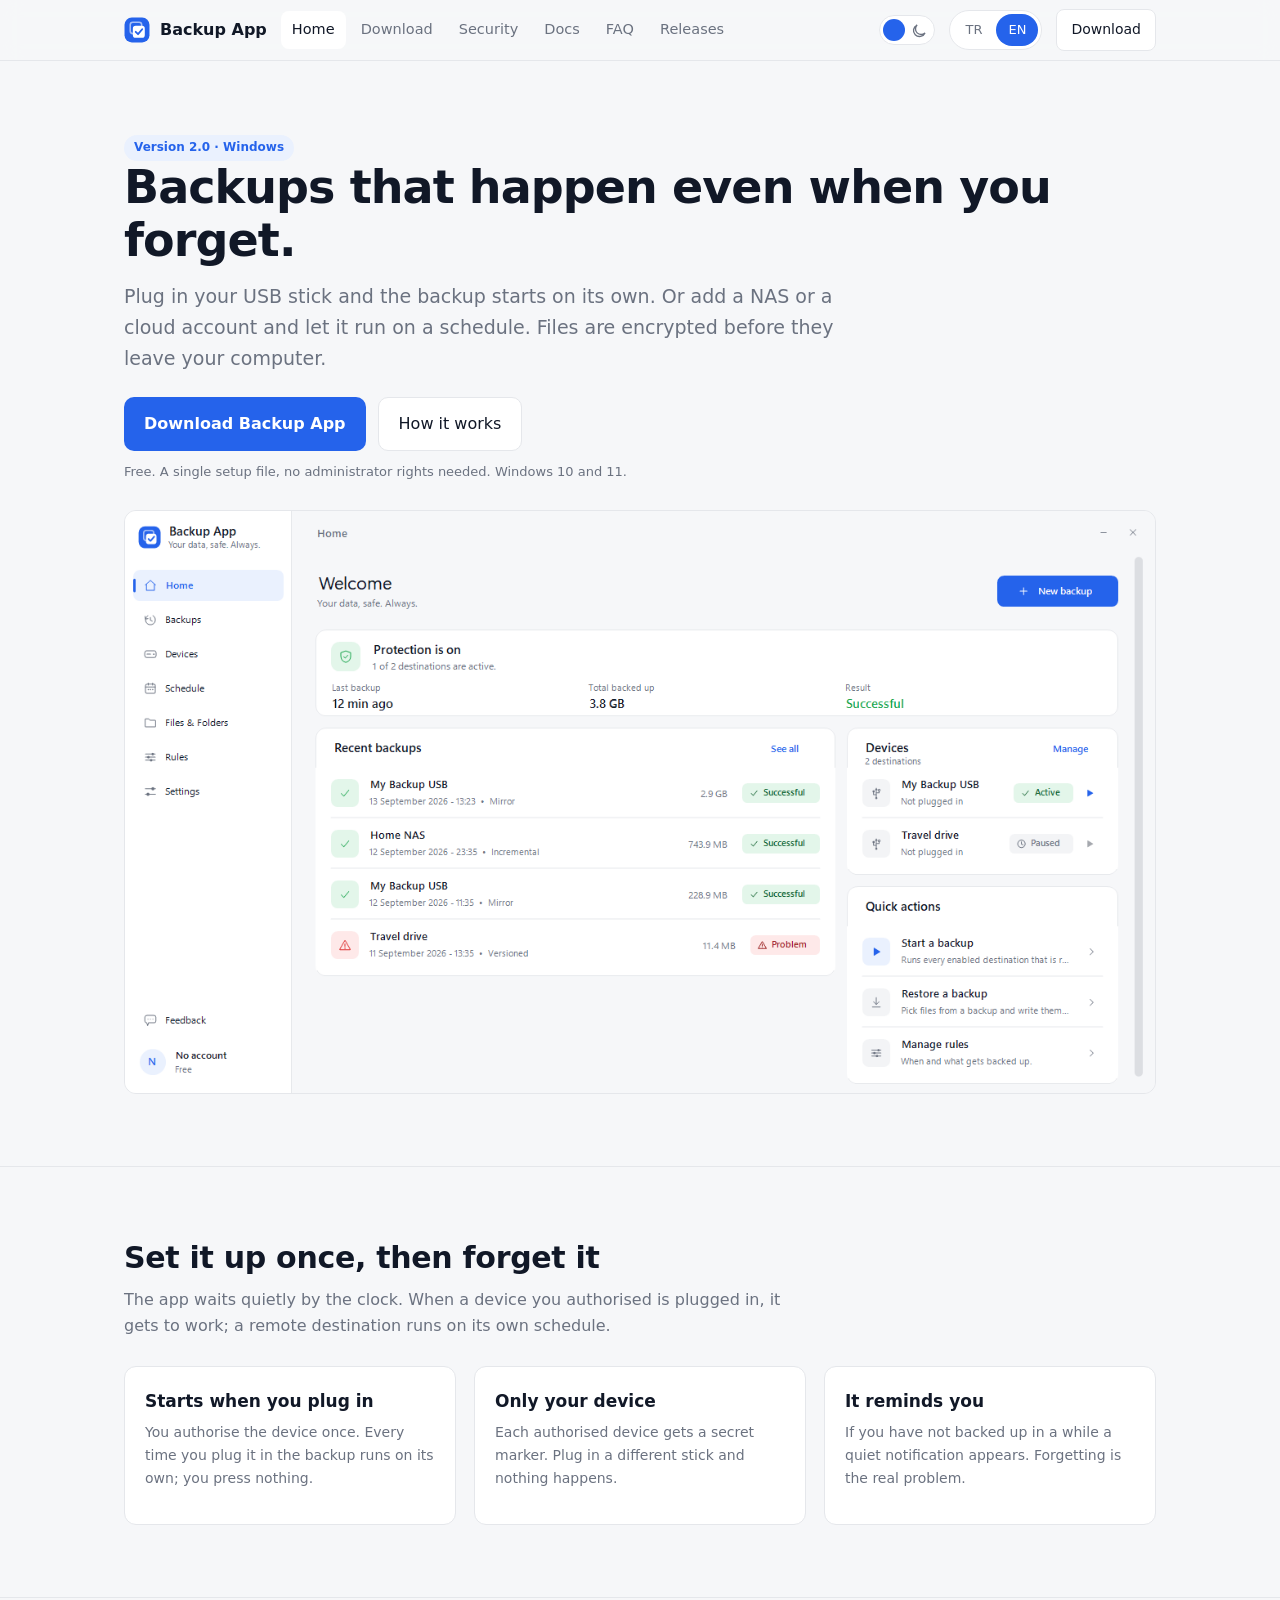
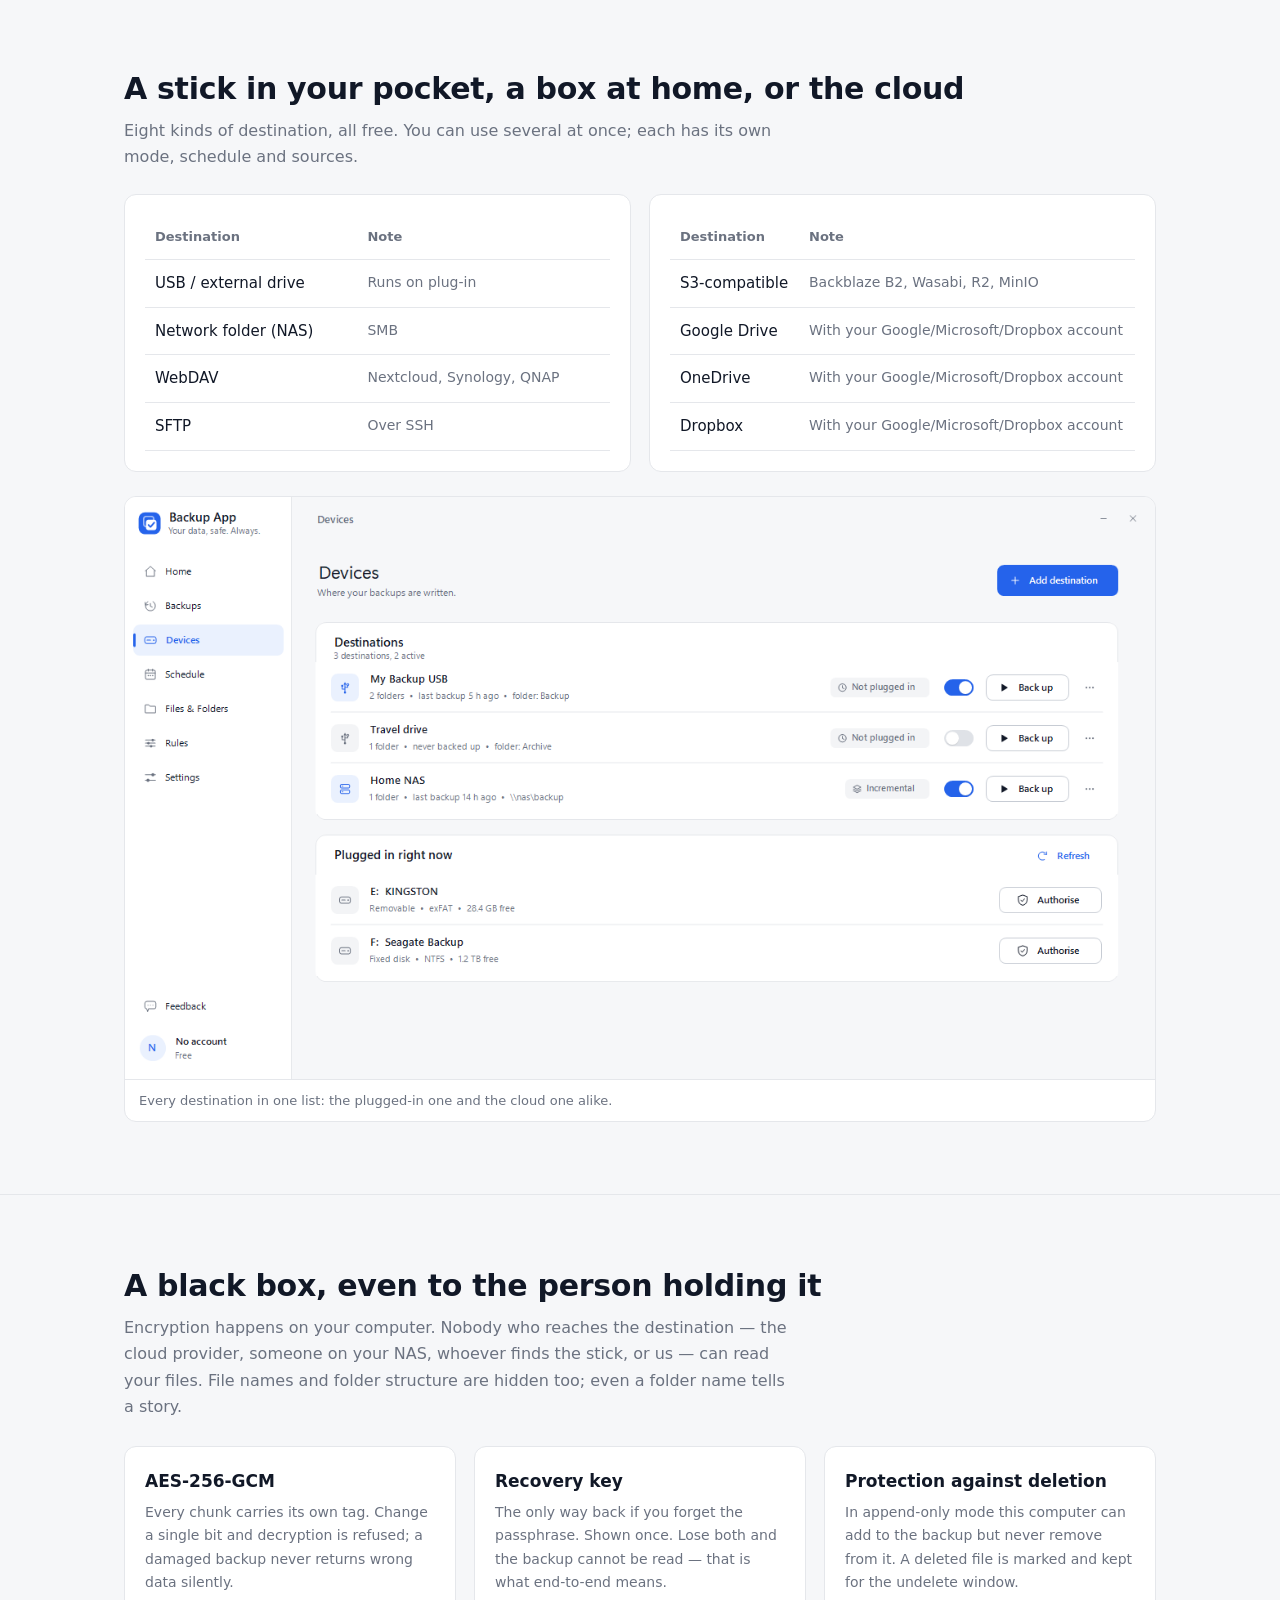
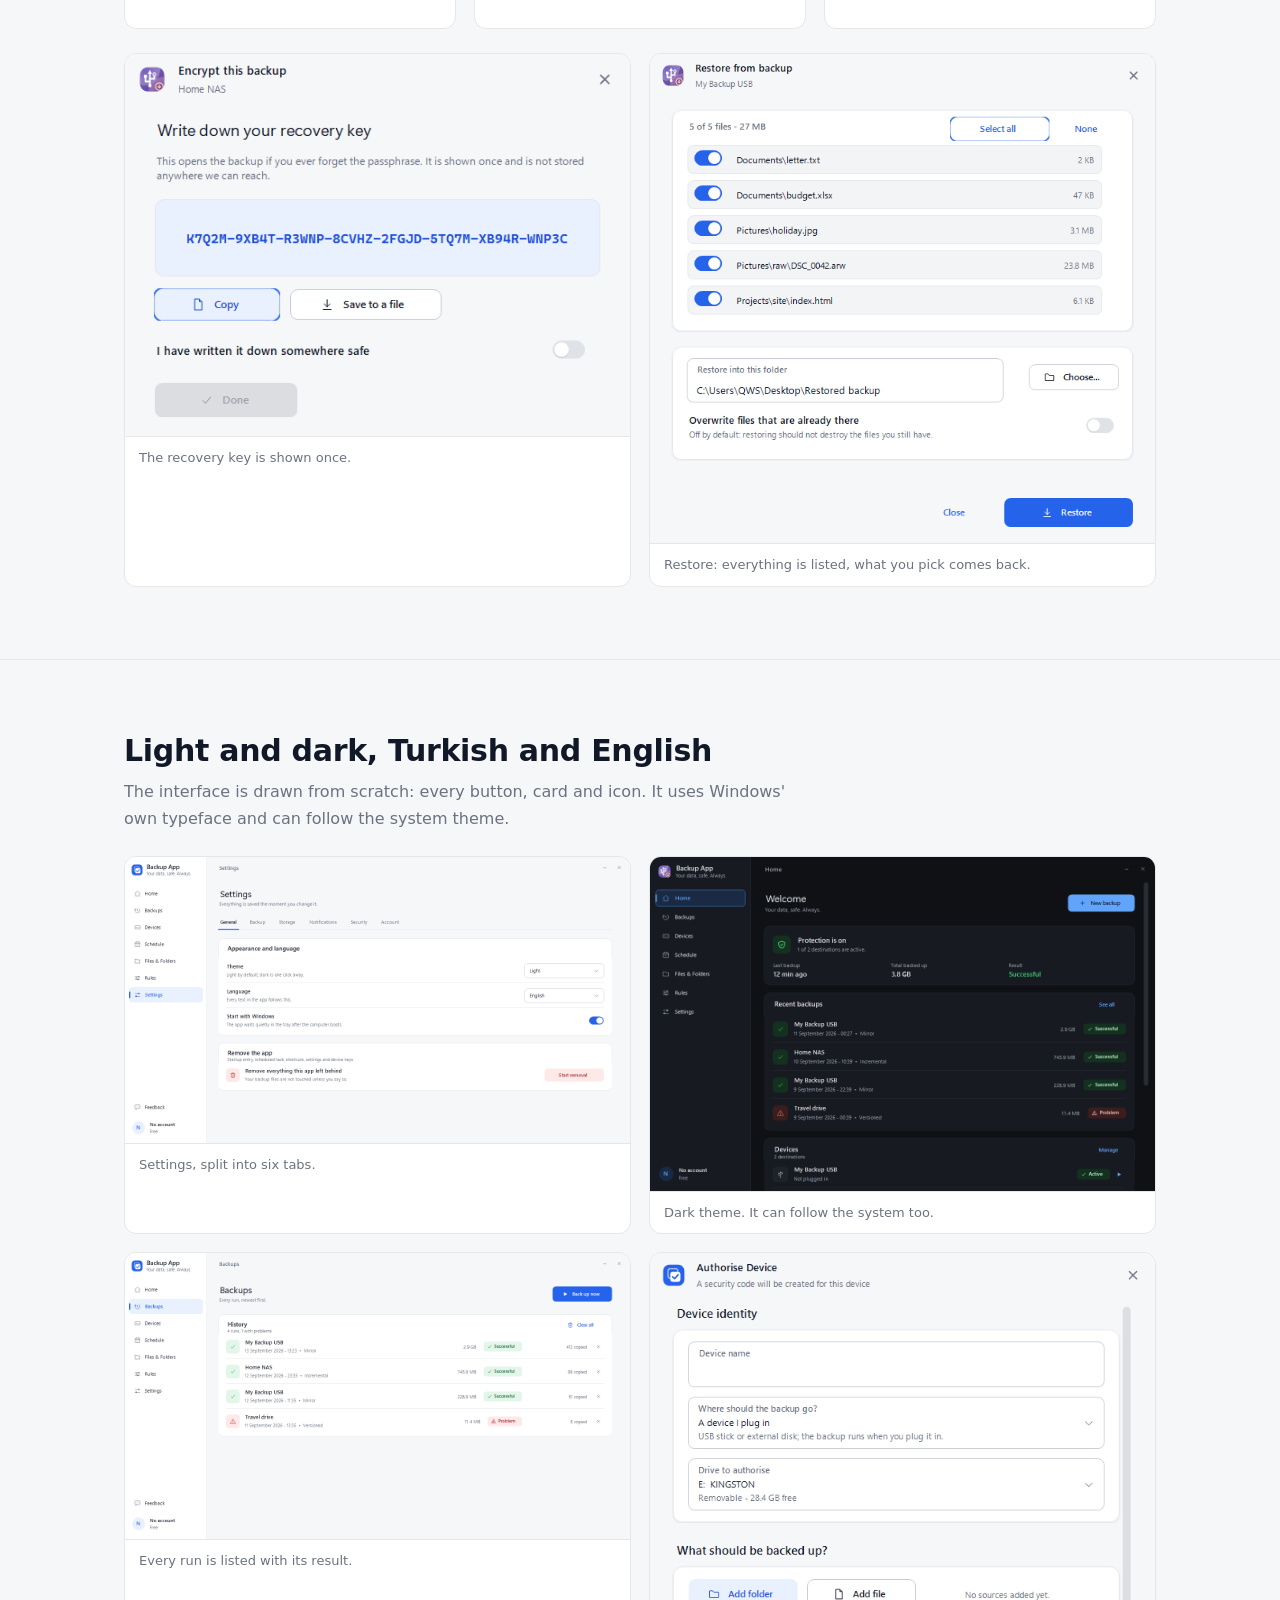
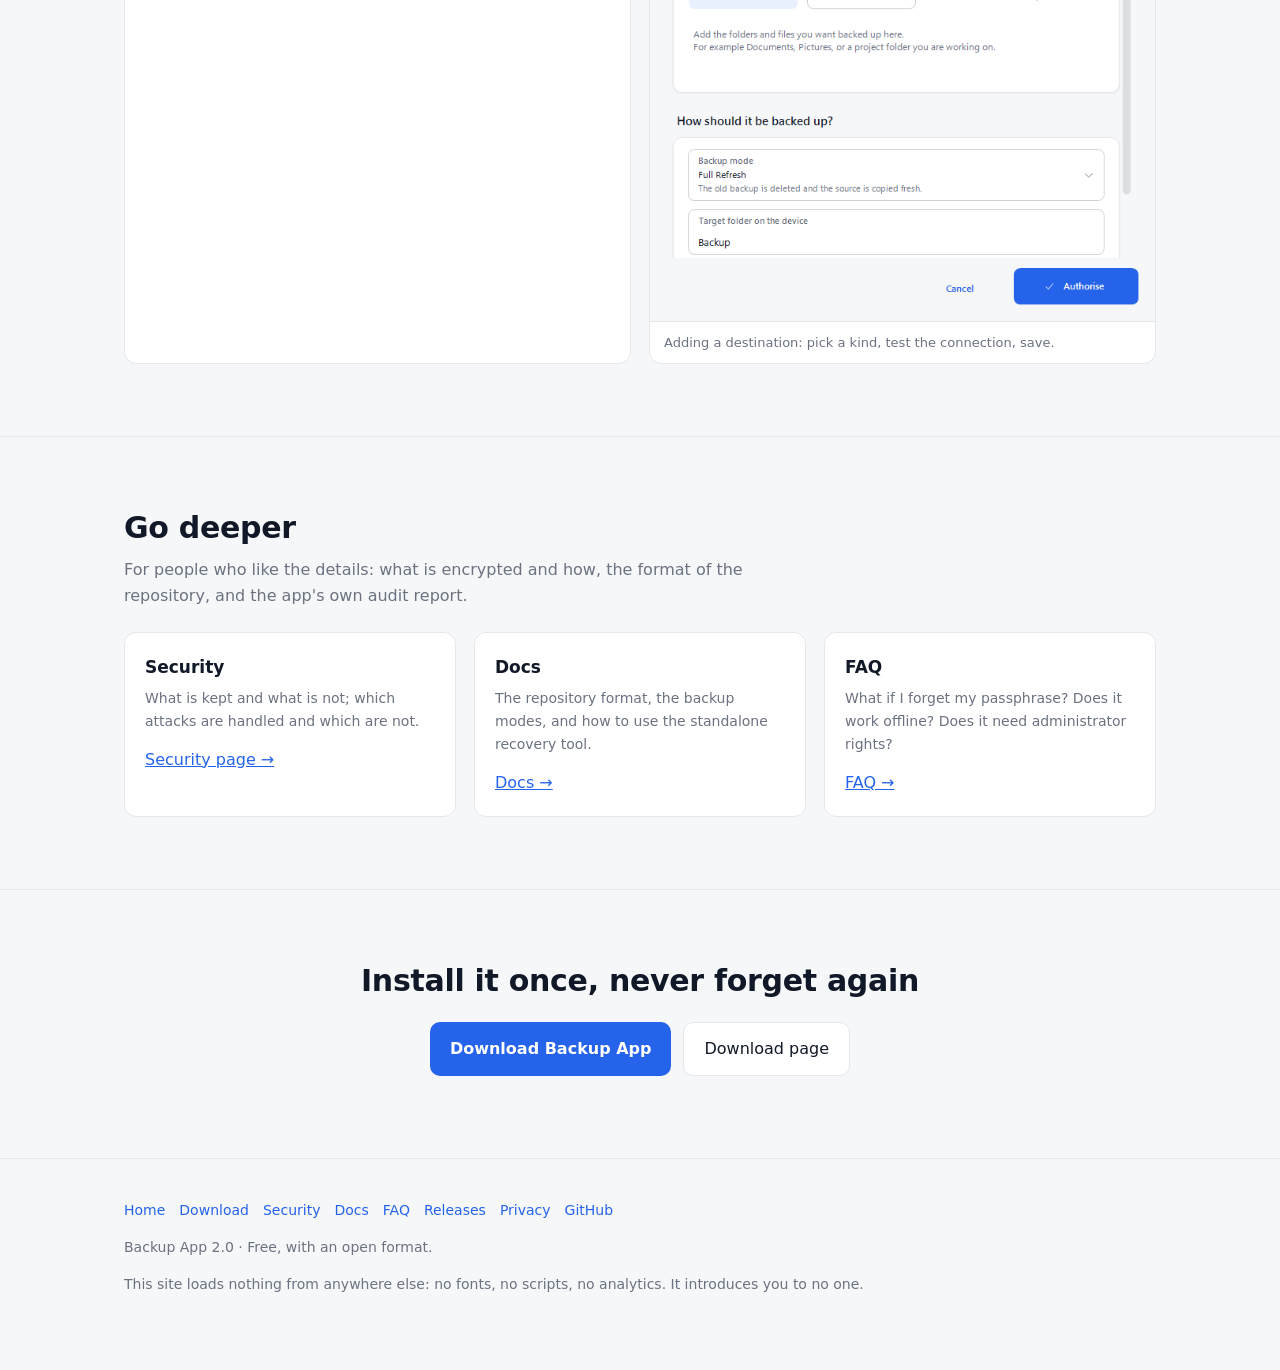
<file: docs/index.html>
<!doctype html>
<html lang="tr" data-title-tr="Backup App — Yedekleme kendiliğinden olur" data-title-en="Backup App — Backups that happen by themselves">
<head>
<meta charset="utf-8">
<meta name="viewport" content="width=device-width, initial-scale=1">
<title>Backup App — Yedekleme kendiliğinden olur</title>
<meta name="description" content="Windows için sessiz yedekleme. USB, NAS, WebDAV, SFTP, S3, Google Drive, OneDrive ve Dropbox. Uçtan uca şifreleme, bağımsız kurtarma aracı, açık depo formatı.">
<link rel="canonical" href="https://ashura-space.github.io/backup-app/">
<link rel="icon" href="assets/logo.svg" type="image/svg+xml">
<link rel="stylesheet" href="assets/site.css?v=7">
<meta property="og:site_name" content="Backup App">
<meta property="og:title" content="Backup App — Yedekleme kendiliğinden olur">
<meta property="og:description" content="Windows için sessiz yedekleme. USB, NAS, WebDAV, SFTP, S3, Google Drive, OneDrive ve Dropbox. Uçtan uca şifreleme, bağımsız kurtarma aracı, açık depo formatı.">
<meta property="og:type" content="website">
<meta property="og:url" content="https://ashura-space.github.io/backup-app/">
<meta property="og:image" content="https://ashura-space.github.io/backup-app/assets/shot-home-en.png">
<meta property="og:image:width" content="1260">
<meta property="og:image:height" content="712">
<meta property="og:locale" content="tr_TR">
<meta property="og:locale:alternate" content="en_US">
<meta name="twitter:card" content="summary_large_image">
<meta name="theme-color" content="#2563eb">
<script type="application/ld+json">
{
  "@context": "https://schema.org",
  "@type": "SoftwareApplication",
  "name": "Backup App",
  "applicationCategory": "UtilitiesApplication",
  "operatingSystem": "Windows 10, Windows 11",
  "softwareVersion": "2.0.0",
  "offers": { "@type": "Offer", "price": "0", "priceCurrency": "USD" },
  "downloadUrl": "https://github.com/Ashura-Space/backup-app/releases/latest",
  "url": "https://ashura-space.github.io/backup-app/",
  "inLanguage": ["tr", "en"]
}
</script>
</head>
<body>

<a class="skip" href="#top" data-tr="İçeriğe geç" data-en="Skip to content">İçeriğe geç</a>

<header>
  <div class="wrap bar">
    <a class="brand" href="index.html"><img src="assets/logo.svg" alt=""><span>Backup App</span></a>
    <nav class="menu">
      <a href="index.html" data-tr="Ana sayfa" data-en="Home">Ana sayfa</a>
      <a href="indir.html" data-tr="İndir" data-en="Download">İndir</a>
      <a href="guvenlik.html" data-tr="Güvenlik" data-en="Security">Güvenlik</a>
      <a href="belgeler.html" data-tr="Belgeler" data-en="Docs">Belgeler</a>
      <a href="sss.html" data-tr="SSS" data-en="FAQ">SSS</a>
      <a href="surumler.html" data-tr="Sürümler" data-en="Releases">Sürümler</a>
    </nav>
    <div class="spacer"></div>
    <button type="button" class="tt" aria-pressed="false" aria-label="Koyu tema" title="Tema">
      <svg class="sun" viewBox="0 0 24 24"><circle cx="12" cy="12" r="4"/><path d="M12 2v2M12 20v2M4.9 4.9l1.4 1.4M17.7 17.7l1.4 1.4M2 12h2M20 12h2M4.9 19.1l1.4-1.4M17.7 6.3l1.4-1.4"/></svg>
      <svg class="moon" viewBox="0 0 24 24"><path d="M20 14.5A8 8 0 1 1 9.5 4a6.5 6.5 0 0 0 10.5 10.5z"/></svg>
      <span class="knob"></span>
    </button>
    <div class="langs" role="group" aria-label="Dil / Language">
      <button type="button" data-lang="tr" aria-pressed="true">TR</button>
      <button type="button" data-lang="en" aria-pressed="false">EN</button>
    </div>
    <a class="ghost" href="indir.html" data-tr="İndir" data-en="Download">İndir</a>
  </div>
  <nav class="menu-narrow">
      <a href="index.html" data-tr="Ana sayfa" data-en="Home">Ana sayfa</a>
      <a href="indir.html" data-tr="İndir" data-en="Download">İndir</a>
      <a href="guvenlik.html" data-tr="Güvenlik" data-en="Security">Güvenlik</a>
      <a href="belgeler.html" data-tr="Belgeler" data-en="Docs">Belgeler</a>
      <a href="sss.html" data-tr="SSS" data-en="FAQ">SSS</a>
      <a href="surumler.html" data-tr="Sürümler" data-en="Releases">Sürümler</a>
    </nav>
</header>

<main id="top">
<!-- ---------------------------------------------------------------- Giriş -->
<section>
  <div class="wrap">
    <span class="pill" data-tr="Sürüm 2.0 · Windows" data-en="Version 2.0 · Windows">Sürüm 2.0 · Windows</span>
    <h1 data-tr="Yedekleme, sen unutsan da olur." data-en="Backups that happen even when you forget.">Yedekleme, sen unutsan da olur.</h1>
    <p class="lead"
       data-tr="USB belleğini tak, yedek kendiliğinden başlasın. Ya da bir NAS, bir bulut hesabı ekle; kendi saatinde çalışsın. Dosyaların bilgisayarından çıkmadan şifrelenir."
       data-en="Plug in your USB stick and the backup starts on its own. Or add a NAS or a cloud account and let it run on a schedule. Files are encrypted before they leave your computer.">
      USB belleğini tak, yedek kendiliğinden başlasın. Ya da bir NAS, bir bulut hesabı ekle; kendi saatinde çalışsın. Dosyaların bilgisayarından çıkmadan şifrelenir.
    </p>

    <div class="dl">
      <a class="btn" href="https://github.com/Ashura-Space/backup-app/releases/latest/download/BackupApp-Setup.exe">
        <span data-tr="Backup App indir" data-en="Download Backup App">Backup App indir</span>
      </a>
      <a class="btn second" href="belgeler.html">
        <span data-tr="Nasıl çalışır?" data-en="How it works">Nasıl çalışır?</span>
      </a>
    </div>
    <p class="note"
       data-tr="Ücretsiz. Kurulum tek dosya, yönetici hakkı istemez. Windows 10 ve 11."
       data-en="Free. A single setup file, no administrator rights needed. Windows 10 and 11.">
      Ücretsiz. Kurulum tek dosya, yönetici hakkı istemez. Windows 10 ve 11.
    </p>

    <div class="shot" style="margin-top:28px">
      <img data-src-tr="assets/shot-home-tr.png" data-src-en="assets/shot-home-en.png" data-src-tr-dark="assets/shot-home-tr-dark.png" data-src-en-dark="assets/shot-home-en-dark.png" src="assets/shot-home-tr.png" alt="Backup App">
    </div>
  </div>
</section>

<!-- ------------------------------------------------------------ Ne yapar -->
<section>
  <div class="wrap">
    <h2 data-tr="Bir kez kur, sonra unut" data-en="Set it up once, then forget it">Bir kez kur, sonra unut</h2>
    <p class="sub"
       data-tr="Uygulama saatin yanında sessizce bekler. Yetkilendirdiğin bir cihaz takıldığında işe koyulur; uzak bir hedef varsa kendi zamanlamasında çalışır."
       data-en="The app waits quietly by the clock. When a device you authorised is plugged in, it gets to work; a remote destination runs on its own schedule.">
      Uygulama saatin yanında sessizce bekler. Yetkilendirdiğin bir cihaz takıldığında işe koyulur; uzak bir hedef varsa kendi zamanlamasında çalışır.
    </p>

    <div class="grid g3" style="margin-top:26px">
      <div class="card">
        <h3 data-tr="Takınca başlar" data-en="Starts when you plug in">Takınca başlar</h3>
        <p class="small"
           data-tr="Cihazı bir kez yetkilendirirsin. Her takışta yedek kendiliğinden çalışır; hiçbir düğmeye basman gerekmez."
           data-en="You authorise the device once. Every time you plug it in the backup runs on its own; you press nothing.">
          Cihazı bir kez yetkilendirirsin. Her takışta yedek kendiliğinden çalışır; hiçbir düğmeye basman gerekmez.
        </p>
      </div>
      <div class="card">
        <h3 data-tr="Yalnızca senin cihazın" data-en="Only your device">Yalnızca senin cihazın</h3>
        <p class="small"
           data-tr="Her yetkili cihaza gizli bir işaret yazılır. Başka bir bellek takıldığında hiçbir şey olmaz."
           data-en="Each authorised device gets a secret marker. Plug in a different stick and nothing happens.">
          Her yetkili cihaza gizli bir işaret yazılır. Başka bir bellek takıldığında hiçbir şey olmaz.
        </p>
      </div>
      <div class="card">
        <h3 data-tr="Unutursan hatırlatır" data-en="It reminds you">Unutursan hatırlatır</h3>
        <p class="small"
           data-tr="Uzun süredir yedek almadıysan sessiz bir bildirim gelir. Asıl sorun zaten unutmaktır."
           data-en="If you have not backed up in a while a quiet notification appears. Forgetting is the real problem.">
          Uzun süredir yedek almadıysan sessiz bir bildirim gelir. Asıl sorun zaten unutmaktır.
        </p>
      </div>
    </div>
  </div>
</section>

<!-- ------------------------------------------------------------- Hedefler -->
<section>
  <div class="wrap">
    <h2 data-tr="Cebindeki bellek, evdeki kutu ya da bulut" data-en="A stick in your pocket, a box at home, or the cloud">Cebindeki bellek, evdeki kutu ya da bulut</h2>
    <p class="sub"
       data-tr="Sekiz hedef türü var ve hepsi ücretsiz. Aynı anda birkaçını birden kullanabilirsin; her hedefin kendi modu, kendi zamanlaması ve kendi kaynakları olur."
       data-en="Eight kinds of destination, all free. You can use several at once; each has its own mode, schedule and sources.">
      Sekiz hedef türü var ve hepsi ücretsiz. Aynı anda birkaçını birden kullanabilirsin; her hedefin kendi modu, kendi zamanlaması ve kendi kaynakları olur.
    </p>

    <div class="grid g2" style="margin-top:24px">
      <div class="card">
        <table>
          <tr><th data-tr="Hedef" data-en="Destination">Hedef</th><th data-tr="Not" data-en="Note">Not</th></tr>
          <tr><td>USB / <span data-tr="harici disk" data-en="external drive">harici disk</span></td><td class="small" data-tr="Takınca çalışır" data-en="Runs on plug-in">Takınca çalışır</td></tr>
          <tr><td data-tr="Ağ klasörü (NAS)" data-en="Network folder (NAS)">Ağ klasörü (NAS)</td><td class="small">SMB</td></tr>
          <tr><td>WebDAV</td><td class="small">Nextcloud, Synology, QNAP</td></tr>
          <tr><td>SFTP</td><td class="small" data-tr="SSH üzerinden" data-en="Over SSH">SSH üzerinden</td></tr>
        </table>
      </div>
      <div class="card">
        <table>
          <tr><th data-tr="Hedef" data-en="Destination">Hedef</th><th data-tr="Not" data-en="Note">Not</th></tr>
          <tr><td data-tr="S3 uyumlu" data-en="S3-compatible">S3 uyumlu</td><td class="small">Backblaze B2, Wasabi, R2, MinIO</td></tr>
          <tr><td>Google Drive</td><td class="small" data-tr="Google/Microsoft/Dropbox hesabıyla" data-en="With your Google/Microsoft/Dropbox account">Google/Microsoft/Dropbox hesabıyla</td></tr>
          <tr><td>OneDrive</td><td class="small" data-tr="Google/Microsoft/Dropbox hesabıyla" data-en="With your Google/Microsoft/Dropbox account">Google/Microsoft/Dropbox hesabıyla</td></tr>
          <tr><td>Dropbox</td><td class="small" data-tr="Google/Microsoft/Dropbox hesabıyla" data-en="With your Google/Microsoft/Dropbox account">Google/Microsoft/Dropbox hesabıyla</td></tr>
        </table>
      </div>
    </div>

    <div class="shot" style="margin-top:24px">
      <img data-src-tr="assets/shot-devices-tr.png" data-src-en="assets/shot-devices-en.png" data-src-tr-dark="assets/shot-devices-tr-dark.png" data-src-en-dark="assets/shot-devices-en-dark.png" src="assets/shot-devices-tr.png" alt="">
      <div class="cap" data-tr="Hedefler tek listede: takılı olan da, buluttaki de." data-en="Every destination in one list: the plugged-in one and the cloud one alike.">Hedefler tek listede: takılı olan da, buluttaki de.</div>
    </div>
  </div>
</section>

<!-- ------------------------------------------------------------ Şifreleme -->
<section>
  <div class="wrap">
    <h2 data-tr="Kara kutu — onu tutan kişiye bile" data-en="A black box, even to the person holding it">Kara kutu — onu tutan kişiye bile</h2>
    <p class="sub"
       data-tr="Şifreleme bilgisayarında olur. Hedefe ulaşan hiç kimse — bulut sağlayıcısı, NAS'ına erişen biri, belleği bulan biri, biz — dosyalarını okuyamaz. Dosya adları ve klasör yapısı da gizlenir; bir klasörün adı bile bilgi verir."
       data-en="Encryption happens on your computer. Nobody who reaches the destination — the cloud provider, someone on your NAS, whoever finds the stick, or us — can read your files. File names and folder structure are hidden too; even a folder name tells a story.">
      Şifreleme bilgisayarında olur. Hedefe ulaşan hiç kimse — bulut sağlayıcısı, NAS'ına erişen biri, belleği bulan biri, biz — dosyalarını okuyamaz. Dosya adları ve klasör yapısı da gizlenir; bir klasörün adı bile bilgi verir.
    </p>

    <div class="grid g3" style="margin-top:26px">
      <div class="card">
        <h3>AES-256-GCM</h3>
        <p class="small"
           data-tr="Her parça kendi doğrulama etiketini taşır. Tek bir bit değişse çözme reddedilir; bozuk bir yedek sessizce yanlış veri döndürmez."
           data-en="Every chunk carries its own tag. Change a single bit and decryption is refused; a damaged backup never returns wrong data silently.">
          Her parça kendi doğrulama etiketini taşır. Tek bir bit değişse çözme reddedilir; bozuk bir yedek sessizce yanlış veri döndürmez.
        </p>
      </div>
      <div class="card">
        <h3 data-tr="Kurtarma anahtarı" data-en="Recovery key">Kurtarma anahtarı</h3>
        <p class="small"
           data-tr="Parolanı unutursan tek dönüş yolu. Bir kez gösterilir. İkisi de kaybolursa yedek okunamaz — uçtan uca şifrelemenin anlamı budur."
           data-en="The only way back if you forget the passphrase. Shown once. Lose both and the backup cannot be read — that is what end-to-end means.">
          Parolanı unutursan tek dönüş yolu. Bir kez gösterilir. İkisi de kaybolursa yedek okunamaz — uçtan uca şifrelemenin anlamı budur.
        </p>
      </div>
      <div class="card">
        <h3 data-tr="Silmeye karşı koruma" data-en="Protection against deletion">Silmeye karşı koruma</h3>
        <p class="small"
           data-tr="Yalnızca ekleme kipinde bu bilgisayar yedeğe ekleyebilir ama silemez. Silinen dosya işaretlenir ve geri alma süresi boyunca durur."
           data-en="In append-only mode this computer can add to the backup but never remove from it. A deleted file is marked and kept for the undelete window.">
          Yalnızca ekleme kipinde bu bilgisayar yedeğe ekleyebilir ama silemez. Silinen dosya işaretlenir ve geri alma süresi boyunca durur.
        </p>
      </div>
    </div>

    <div class="grid g2" style="margin-top:24px">
      <div class="shot">
        <img src="assets/shot-recovery.png" data-dark="assets/shot-recovery-dark.png" alt="">
        <div class="cap" data-tr="Kurtarma anahtarı bir kez gösterilir." data-en="The recovery key is shown once.">Kurtarma anahtarı bir kez gösterilir.</div>
      </div>
      <div class="shot">
        <img src="assets/shot-restore.png" data-dark="assets/shot-restore-dark.png" alt="">
        <div class="cap" data-tr="Geri yükleme: ne varsa listelenir, seçtiğin geri gelir." data-en="Restore: everything is listed, what you pick comes back.">Geri yükleme: ne varsa listelenir, seçtiğin geri gelir.</div>
      </div>
    </div>
  </div>
</section>

<!-- --------------------------------------------------------- Görünüm -->
<section>
  <div class="wrap">
    <h2 data-tr="Açık ve koyu, Türkçe ve İngilizce" data-en="Light and dark, Turkish and English">Açık ve koyu, Türkçe ve İngilizce</h2>
    <p class="sub"
       data-tr="Arayüz sıfırdan çizildi: her düğme, her kart, her ikon. Windows'un kendi yazı tipini kullanır ve sistemin temasını izleyebilir."
       data-en="The interface is drawn from scratch: every button, card and icon. It uses Windows' own typeface and can follow the system theme.">
      Arayüz sıfırdan çizildi: her düğme, her kart, her ikon. Windows'un kendi yazı tipini kullanır ve sistemin temasını izleyebilir.
    </p>
    <div class="grid g2" style="margin-top:24px">
      <div class="shot">
        <img data-src-tr="assets/shot-settings-tr.png" data-src-en="assets/shot-settings-en.png" data-src-tr-dark="assets/shot-settings-tr-dark.png" data-src-en-dark="assets/shot-settings-en-dark.png" src="assets/shot-settings-tr.png" alt="">
        <div class="cap" data-tr="Ayarlar altı sekmeye ayrıldı." data-en="Settings, split into six tabs.">Ayarlar altı sekmeye ayrıldı.</div>
      </div>
      <div class="shot">
        <img src="assets/shot-dark.png" alt="">
        <div class="cap" data-tr="Koyu tema. Sistem temasını da izleyebilir." data-en="Dark theme. It can follow the system too.">Koyu tema. Sistem temasını da izleyebilir.</div>
      </div>
      <div class="shot">
        <img src="assets/shot-backups.png" data-dark="assets/shot-backups-dark.png" alt="">
        <div class="cap" data-tr="Her çalışma sonucuyla birlikte listelenir." data-en="Every run is listed with its result.">Her çalışma sonucuyla birlikte listelenir.</div>
      </div>
      <div class="shot">
        <img data-src-tr="assets/shot-add-tr.png" data-src-en="assets/shot-add-en.png" data-src-tr-dark="assets/shot-add-tr-dark.png" data-src-en-dark="assets/shot-add-en-dark.png" src="assets/shot-add-tr.png" alt="">
        <div class="cap" data-tr="Hedef ekleme: tür seç, bağlantıyı sına, kaydet." data-en="Adding a destination: pick a kind, test the connection, save.">Hedef ekleme: tür seç, bağlantıyı sına, kaydet.</div>
      </div>
    </div>
  </div>
</section>

<!-- ------------------------------------------------------ Daha fazlası -->
<section>
  <div class="wrap">
    <h2 data-tr="Daha derine" data-en="Go deeper">Daha derine</h2>
    <p class="sub" data-tr="Ayrıntıyı seven için: neyin nasıl şifrelendiği, deponun biçimi, uygulamanın kendi denetim raporu." data-en="For people who like the details: what is encrypted and how, the format of the repository, and the app&#39;s own audit report.">Ayrıntıyı seven için: neyin nasıl şifrelendiği, deponun biçimi, uygulamanın kendi denetim raporu.</p>
    <div class="grid g3" style="margin-top:22px">
      <div class="card">
        <h3 data-tr="Güvenlik" data-en="Security">Güvenlik</h3>
        <p class="small" data-tr="Ne saklanır, ne saklanmaz; hangi saldırıya karşı ne yapılır, ne yapılamaz." data-en="What is kept and what is not; which attacks are handled and which are not.">Ne saklanır, ne saklanmaz; hangi saldırıya karşı ne yapılır, ne yapılamaz.</p>
        <a href="guvenlik.html" data-tr="Güvenlik sayfası →" data-en="Security page →">Güvenlik sayfası →</a>
      </div>
      <div class="card">
        <h3 data-tr="Belgeler" data-en="Docs">Belgeler</h3>
        <p class="small" data-tr="Depo biçimi, yedekleme modları ve bağımsız kurtarma aracının kullanımı." data-en="The repository format, the backup modes, and how to use the standalone recovery tool.">Depo biçimi, yedekleme modları ve bağımsız kurtarma aracının kullanımı.</p>
        <a href="belgeler.html" data-tr="Belgeler →" data-en="Docs →">Belgeler →</a>
      </div>
      <div class="card">
        <h3 data-tr="Sık sorulanlar" data-en="FAQ">Sık sorulanlar</h3>
        <p class="small" data-tr="Parolamı unutursam? İnternet olmadan çalışır mı? Yönetici hakkı ister mi?" data-en="What if I forget my passphrase? Does it work offline? Does it need administrator rights?">Parolamı unutursam? İnternet olmadan çalışır mı? Yönetici hakkı ister mi?</p>
        <a href="sss.html" data-tr="SSS →" data-en="FAQ →">SSS →</a>
      </div>
    </div>
  </div>
</section>

<section style="border-bottom:0">
  <div class="wrap" style="text-align:center">
    <h2 data-tr="Bir kez kur, bir daha unutma" data-en="Install it once, never forget again">Bir kez kur, bir daha unutma</h2>
    <div class="dl" style="justify-content:center">
      <a class="btn" href="https://github.com/Ashura-Space/backup-app/releases/latest/download/BackupApp-Setup.exe" data-tr="Backup App indir" data-en="Download Backup App">Backup App indir</a>
      <a class="btn second" href="indir.html" data-tr="İndirme sayfası" data-en="Download page">İndirme sayfası</a>
    </div>
  </div>
</section>
</main>

<footer>
  <div class="wrap">
    <nav>
      <a href="index.html" data-tr="Ana sayfa" data-en="Home">Ana sayfa</a>
      <a href="indir.html" data-tr="İndir" data-en="Download">İndir</a>
      <a href="guvenlik.html" data-tr="Güvenlik" data-en="Security">Güvenlik</a>
      <a href="belgeler.html" data-tr="Belgeler" data-en="Docs">Belgeler</a>
      <a href="sss.html" data-tr="SSS" data-en="FAQ">SSS</a>
      <a href="surumler.html" data-tr="Sürümler" data-en="Releases">Sürümler</a>
      <a href="gizlilik.html" data-tr="Gizlilik" data-en="Privacy">Gizlilik</a>
      <a href="https://github.com/Ashura-Space/backup-app">GitHub</a>
    </nav>
    <p class="small">Backup App 2.0 · <span data-tr="Ücretsiz ve açık formatlı." data-en="Free, with an open format.">Ücretsiz ve açık formatlı.</span></p>
    <p class="small" data-tr="Bu site dışarıdan hiçbir şey yüklemez: yazı tipi, betik ve ölçüm dahil. Seni kimseye tanıtmaz." data-en="This site loads nothing from anywhere else: no fonts, no scripts, no analytics. It introduces you to no one.">Bu site dışarıdan hiçbir şey yüklemez: yazı tipi, betik ve ölçüm dahil. Seni kimseye tanıtmaz.</p>
  </div>
</footer>

<script src="assets/site.js?v=7"></script>

</body>
</html>
</file>
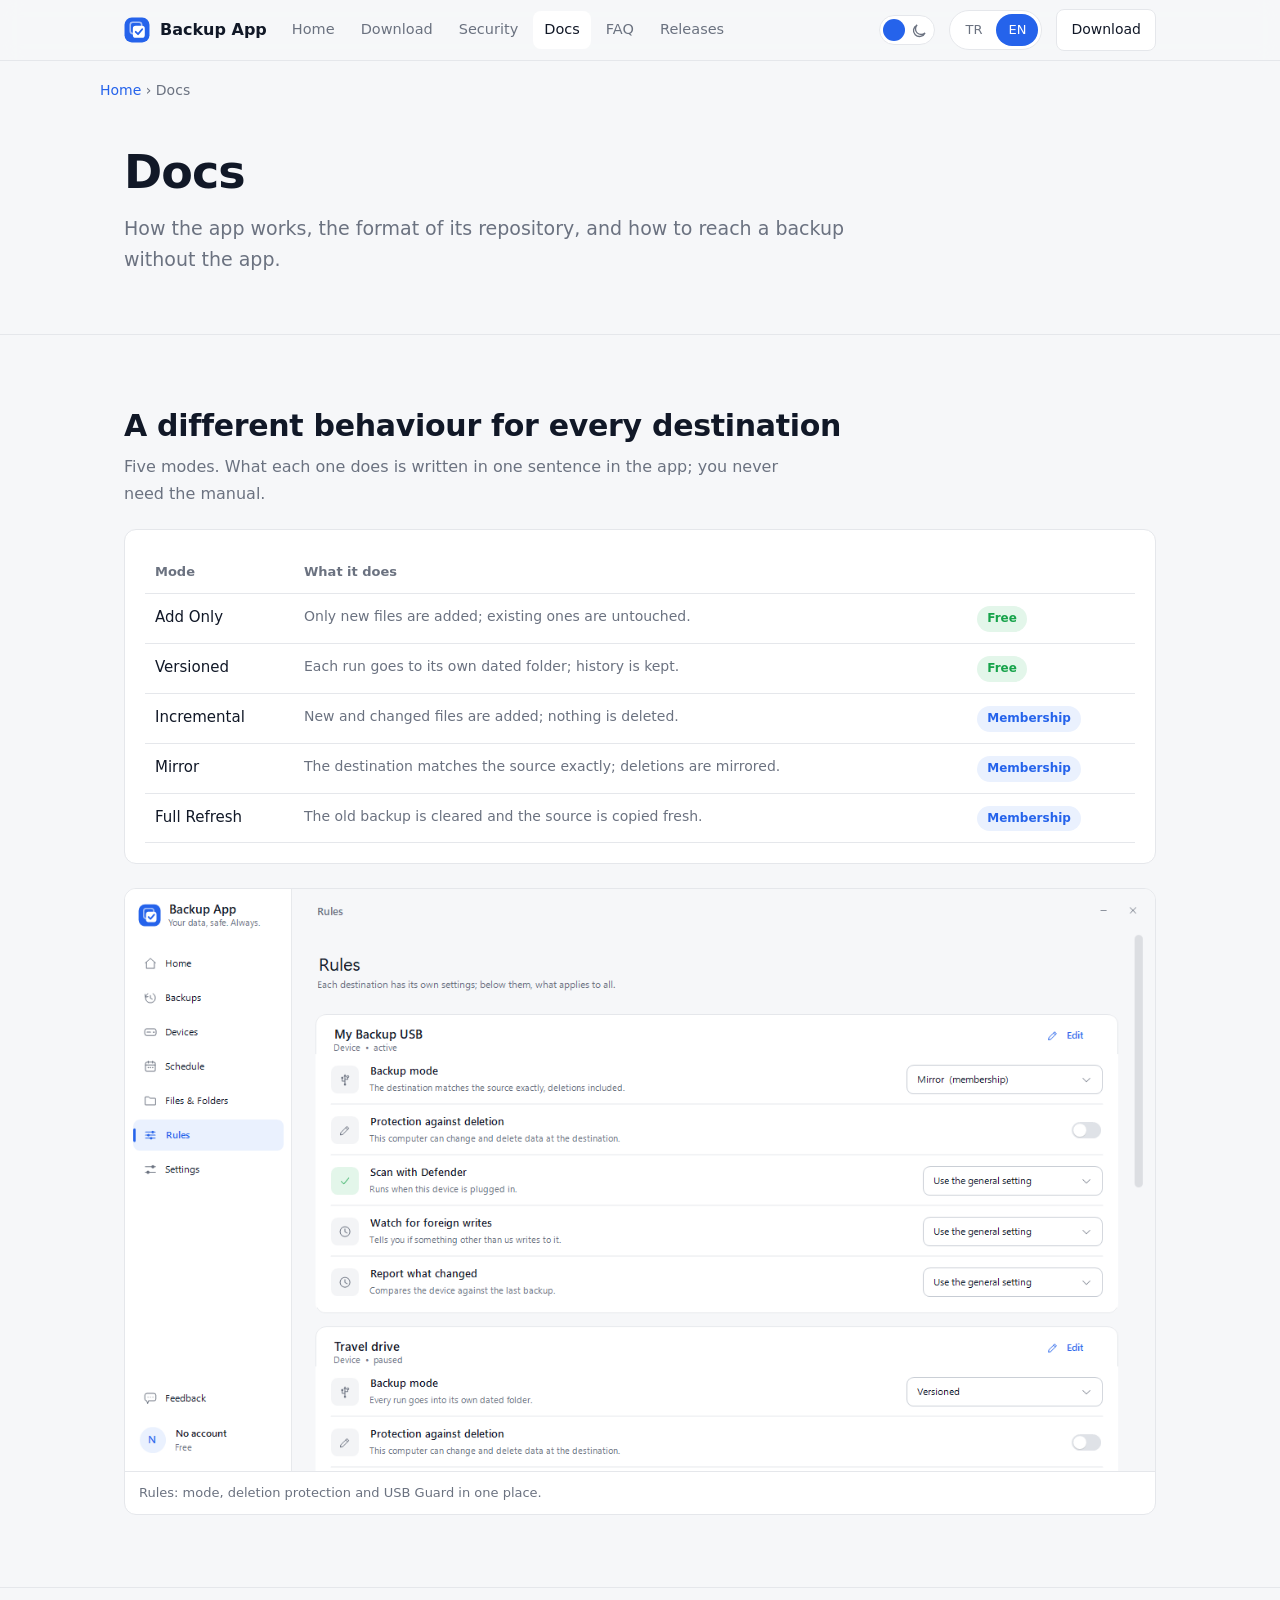
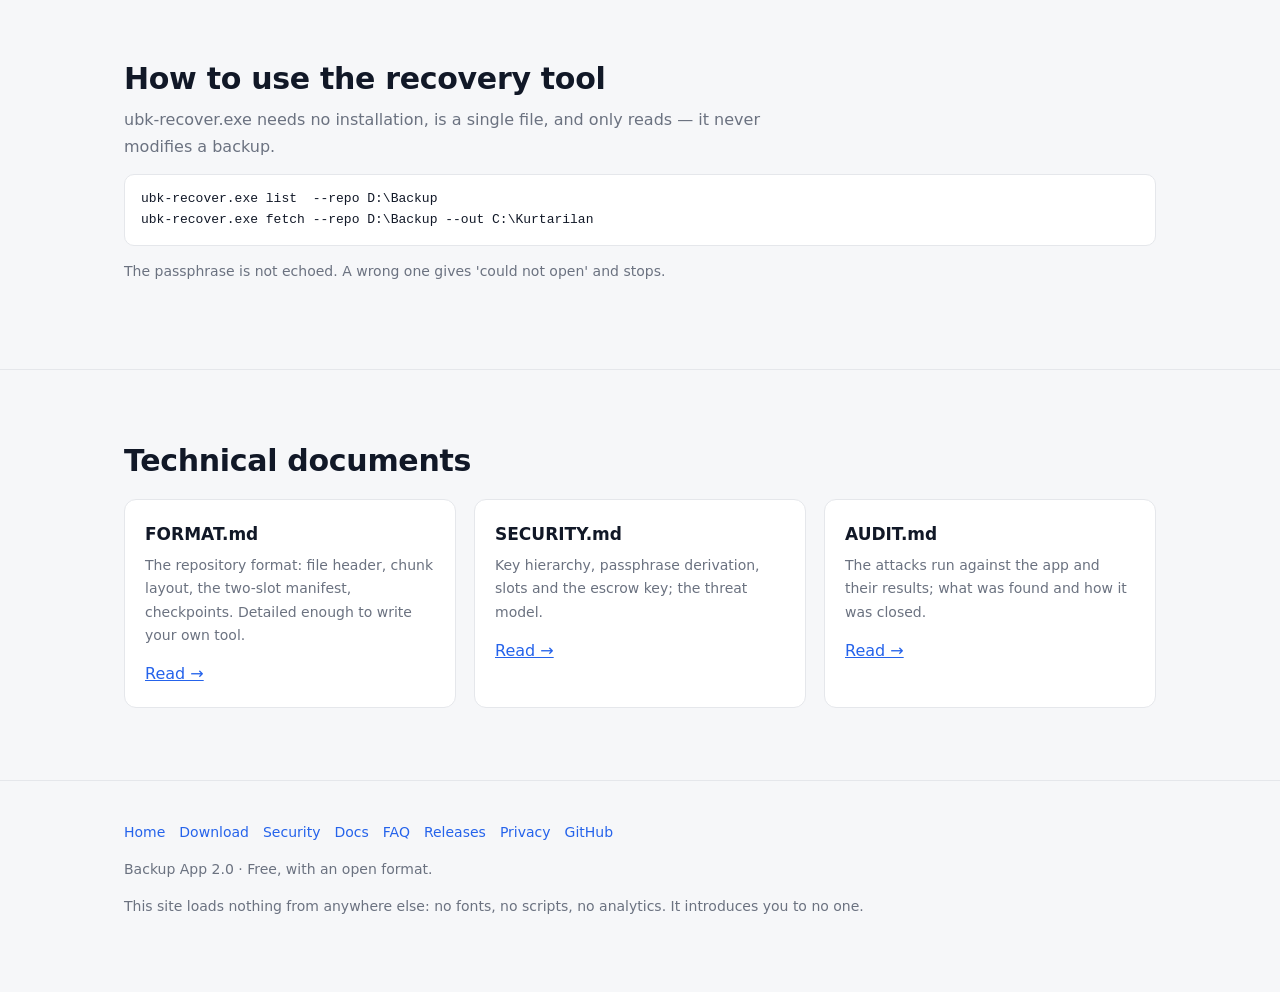
<file: docs/belgeler.html>
<!doctype html>
<html lang="tr" data-title-tr="Belgeler — Backup App" data-title-en="Docs — Backup App">
<head>
<meta charset="utf-8">
<meta name="viewport" content="width=device-width, initial-scale=1">
<title>Belgeler — Backup App</title>
<meta name="description" content="Yedekleme modları, depo biçimi ve bağımsız kurtarma aracının kullanımı.">
<link rel="canonical" href="https://ashura-space.github.io/backup-app/belgeler.html">
<link rel="icon" href="assets/logo.svg" type="image/svg+xml">
<link rel="stylesheet" href="assets/site.css?v=7">
<meta property="og:site_name" content="Backup App">
<meta property="og:title" content="Belgeler — Backup App">
<meta property="og:description" content="Yedekleme modları, depo biçimi ve bağımsız kurtarma aracının kullanımı.">
<meta property="og:type" content="website">
<meta property="og:url" content="https://ashura-space.github.io/backup-app/belgeler.html">
<meta property="og:image" content="https://ashura-space.github.io/backup-app/assets/shot-home-en.png">
<meta property="og:image:width" content="1260">
<meta property="og:image:height" content="712">
<meta property="og:locale" content="tr_TR">
<meta property="og:locale:alternate" content="en_US">
<meta name="twitter:card" content="summary_large_image">
<meta name="theme-color" content="#2563eb">
</head>
<body>

<a class="skip" href="#top" data-tr="İçeriğe geç" data-en="Skip to content">İçeriğe geç</a>

<header>
  <div class="wrap bar">
    <a class="brand" href="index.html"><img src="assets/logo.svg" alt=""><span>Backup App</span></a>
    <nav class="menu">
      <a href="index.html" data-tr="Ana sayfa" data-en="Home">Ana sayfa</a>
      <a href="indir.html" data-tr="İndir" data-en="Download">İndir</a>
      <a href="guvenlik.html" data-tr="Güvenlik" data-en="Security">Güvenlik</a>
      <a href="belgeler.html" data-tr="Belgeler" data-en="Docs">Belgeler</a>
      <a href="sss.html" data-tr="SSS" data-en="FAQ">SSS</a>
      <a href="surumler.html" data-tr="Sürümler" data-en="Releases">Sürümler</a>
    </nav>
    <div class="spacer"></div>
    <button type="button" class="tt" aria-pressed="false" aria-label="Koyu tema" title="Tema">
      <svg class="sun" viewBox="0 0 24 24"><circle cx="12" cy="12" r="4"/><path d="M12 2v2M12 20v2M4.9 4.9l1.4 1.4M17.7 17.7l1.4 1.4M2 12h2M20 12h2M4.9 19.1l1.4-1.4M17.7 6.3l1.4-1.4"/></svg>
      <svg class="moon" viewBox="0 0 24 24"><path d="M20 14.5A8 8 0 1 1 9.5 4a6.5 6.5 0 0 0 10.5 10.5z"/></svg>
      <span class="knob"></span>
    </button>
    <div class="langs" role="group" aria-label="Dil / Language">
      <button type="button" data-lang="tr" aria-pressed="true">TR</button>
      <button type="button" data-lang="en" aria-pressed="false">EN</button>
    </div>
    <a class="ghost" href="indir.html" data-tr="İndir" data-en="Download">İndir</a>
  </div>
  <nav class="menu-narrow">
      <a href="index.html" data-tr="Ana sayfa" data-en="Home">Ana sayfa</a>
      <a href="indir.html" data-tr="İndir" data-en="Download">İndir</a>
      <a href="guvenlik.html" data-tr="Güvenlik" data-en="Security">Güvenlik</a>
      <a href="belgeler.html" data-tr="Belgeler" data-en="Docs">Belgeler</a>
      <a href="sss.html" data-tr="SSS" data-en="FAQ">SSS</a>
      <a href="surumler.html" data-tr="Sürümler" data-en="Releases">Sürümler</a>
    </nav>
</header>

<main id="top">
<div class="wrap crumbs">
  <a href="index.html" data-tr="Ana sayfa" data-en="Home">Ana sayfa</a> ›
  <span data-tr="Belgeler" data-en="Docs">Belgeler</span>
</div>

<section class="tight">
  <div class="wrap">
    <h1 data-tr="Belgeler" data-en="Docs">Belgeler</h1>
    <p class="lead" data-tr="Uygulamanın nasıl çalıştığı, deposunun biçimi ve uygulama olmadan yedeğe nasıl ulaşacağın." data-en="How the app works, the format of its repository, and how to reach a backup without the app.">Uygulamanın nasıl çalıştığı, deposunun biçimi ve uygulama olmadan yedeğe nasıl ulaşacağın.</p>
  </div>
</section>

<!-- ------------------------------------------------------------- Modlar -->
<section>
  <div class="wrap">
    <h2 data-tr="Her hedef için ayrı davranış" data-en="A different behaviour for every destination">Her hedef için ayrı davranış</h2>
    <p class="sub"
       data-tr="Beş mod var. Hangisinin ne yaptığı arayüzde tek cümleyle yazar; belgeye bakman gerekmez."
       data-en="Five modes. What each one does is written in one sentence in the app; you never need the manual.">
      Beş mod var. Hangisinin ne yaptığı arayüzde tek cümleyle yazar; belgeye bakman gerekmez.
    </p>

    <div class="card" style="margin-top:22px">
      <table>
        <tr><th data-tr="Mod" data-en="Mode">Mod</th><th data-tr="Ne yapar" data-en="What it does">Ne yapar</th><th></th></tr>
        <tr><td data-tr="Sadece Ekle" data-en="Add Only">Sadece Ekle</td><td class="small" data-tr="Yalnızca yeni dosyalar eklenir; var olana dokunulmaz." data-en="Only new files are added; existing ones are untouched.">Yalnızca yeni dosyalar eklenir; var olana dokunulmaz.</td><td><span class="pill ok" data-tr="Ücretsiz" data-en="Free">Ücretsiz</span></td></tr>
        <tr><td data-tr="Sürümlü" data-en="Versioned">Sürümlü</td><td class="small" data-tr="Her çalışma kendi tarihli klasörüne gider; geçmiş korunur." data-en="Each run goes to its own dated folder; history is kept.">Her çalışma kendi tarihli klasörüne gider; geçmiş korunur.</td><td><span class="pill ok" data-tr="Ücretsiz" data-en="Free">Ücretsiz</span></td></tr>
        <tr><td data-tr="Artımlı" data-en="Incremental">Artımlı</td><td class="small" data-tr="Yeni ve değişen dosyalar eklenir; hiçbir şey silinmez." data-en="New and changed files are added; nothing is deleted.">Yeni ve değişen dosyalar eklenir; hiçbir şey silinmez.</td><td><span class="pill" data-tr="Üyelik" data-en="Membership">Üyelik</span></td></tr>
        <tr><td data-tr="Ayna" data-en="Mirror">Ayna</td><td class="small" data-tr="Hedef kaynakla birebir olur; kaynakta silinen hedeften de silinir." data-en="The destination matches the source exactly; deletions are mirrored.">Hedef kaynakla birebir olur; kaynakta silinen hedeften de silinir.</td><td><span class="pill" data-tr="Üyelik" data-en="Membership">Üyelik</span></td></tr>
        <tr><td data-tr="Tam Yenile" data-en="Full Refresh">Tam Yenile</td><td class="small" data-tr="Eski yedek silinir, kaynak baştan kopyalanır." data-en="The old backup is cleared and the source is copied fresh.">Eski yedek silinir, kaynak baştan kopyalanır.</td><td><span class="pill" data-tr="Üyelik" data-en="Membership">Üyelik</span></td></tr>
      </table>
    </div>

    <div class="shot" style="margin-top:24px">
      <img src="assets/shot-rules.png" data-dark="assets/shot-rules-dark.png" alt="">
      <div class="cap" data-tr="Kurallar sayfası: mod, silme koruması ve USB Guard tek yerde." data-en="Rules: mode, deletion protection and USB Guard in one place.">Kurallar sayfası: mod, silme koruması ve USB Guard tek yerde.</div>
    </div>
  </div>
</section>

<section>
  <div class="wrap">
    <h2 data-tr="Kurtarma aracı nasıl kullanılır" data-en="How to use the recovery tool">Kurtarma aracı nasıl kullanılır</h2>
    <p class="sub" data-tr="ubk-recover.exe kurulum istemez, tek dosyadır ve yalnızca okur — bir yedeği asla değiştirmez." data-en="ubk-recover.exe needs no installation, is a single file, and only reads — it never modifies a backup.">ubk-recover.exe kurulum istemez, tek dosyadır ve yalnızca okur — bir yedeği asla değiştirmez.</p>
    <pre><code>ubk-recover.exe list  --repo D:\Backup
ubk-recover.exe fetch --repo D:\Backup --out C:\Kurtarilan</code></pre>
    <p class="small" data-tr="Parola sorulduğunda ekrana yazılmaz. Yanlış parolada &#39;açılamadı&#39; der ve durur." data-en="The passphrase is not echoed. A wrong one gives &#39;could not open&#39; and stops.">Parola sorulduğunda ekrana yazılmaz. Yanlış parolada 'açılamadı' der ve durur.</p>
  </div>
</section>

<section style="border-bottom:0">
  <div class="wrap">
    <h2 data-tr="Teknik belgeler" data-en="Technical documents">Teknik belgeler</h2>
    <div class="grid g3" style="margin-top:20px">
      <div class="card">
        <h3>FORMAT.md</h3>
        <p class="small" data-tr="Depo biçimi: dosya başlığı, parça düzeni, iki yuvalı manifest, kontrol noktaları. Kendi aracını yazacak kadar ayrıntılı." data-en="The repository format: file header, chunk layout, the two-slot manifest, checkpoints. Detailed enough to write your own tool.">Depo biçimi: dosya başlığı, parça düzeni, iki yuvalı manifest, kontrol noktaları. Kendi aracını yazacak kadar ayrıntılı.</p>
        <a href="FORMAT.md" data-tr="Oku →" data-en="Read →">Oku →</a>
      </div>
      <div class="card">
        <h3>SECURITY.md</h3>
        <p class="small" data-tr="Anahtar hiyerarşisi, parola türetme, yuvalar ve emanet anahtarı; tehdit modeli." data-en="Key hierarchy, passphrase derivation, slots and the escrow key; the threat model.">Anahtar hiyerarşisi, parola türetme, yuvalar ve emanet anahtarı; tehdit modeli.</p>
        <a href="SECURITY.md" data-tr="Oku →" data-en="Read →">Oku →</a>
      </div>
      <div class="card">
        <h3>AUDIT.md</h3>
        <p class="small" data-tr="Uygulamaya yapılan saldırı denemeleri ve sonuçları; bulunan açıklar ve nasıl kapatıldıkları." data-en="The attacks run against the app and their results; what was found and how it was closed.">Uygulamaya yapılan saldırı denemeleri ve sonuçları; bulunan açıklar ve nasıl kapatıldıkları.</p>
        <a href="AUDIT.md" data-tr="Oku →" data-en="Read →">Oku →</a>
      </div>
    </div>
  </div>
</section>
</main>

<footer>
  <div class="wrap">
    <nav>
      <a href="index.html" data-tr="Ana sayfa" data-en="Home">Ana sayfa</a>
      <a href="indir.html" data-tr="İndir" data-en="Download">İndir</a>
      <a href="guvenlik.html" data-tr="Güvenlik" data-en="Security">Güvenlik</a>
      <a href="belgeler.html" data-tr="Belgeler" data-en="Docs">Belgeler</a>
      <a href="sss.html" data-tr="SSS" data-en="FAQ">SSS</a>
      <a href="surumler.html" data-tr="Sürümler" data-en="Releases">Sürümler</a>
      <a href="gizlilik.html" data-tr="Gizlilik" data-en="Privacy">Gizlilik</a>
      <a href="https://github.com/Ashura-Space/backup-app">GitHub</a>
    </nav>
    <p class="small">Backup App 2.0 · <span data-tr="Ücretsiz ve açık formatlı." data-en="Free, with an open format.">Ücretsiz ve açık formatlı.</span></p>
    <p class="small" data-tr="Bu site dışarıdan hiçbir şey yüklemez: yazı tipi, betik ve ölçüm dahil. Seni kimseye tanıtmaz." data-en="This site loads nothing from anywhere else: no fonts, no scripts, no analytics. It introduces you to no one.">Bu site dışarıdan hiçbir şey yüklemez: yazı tipi, betik ve ölçüm dahil. Seni kimseye tanıtmaz.</p>
  </div>
</footer>

<script src="assets/site.js?v=7"></script>

</body>
</html>
</file>
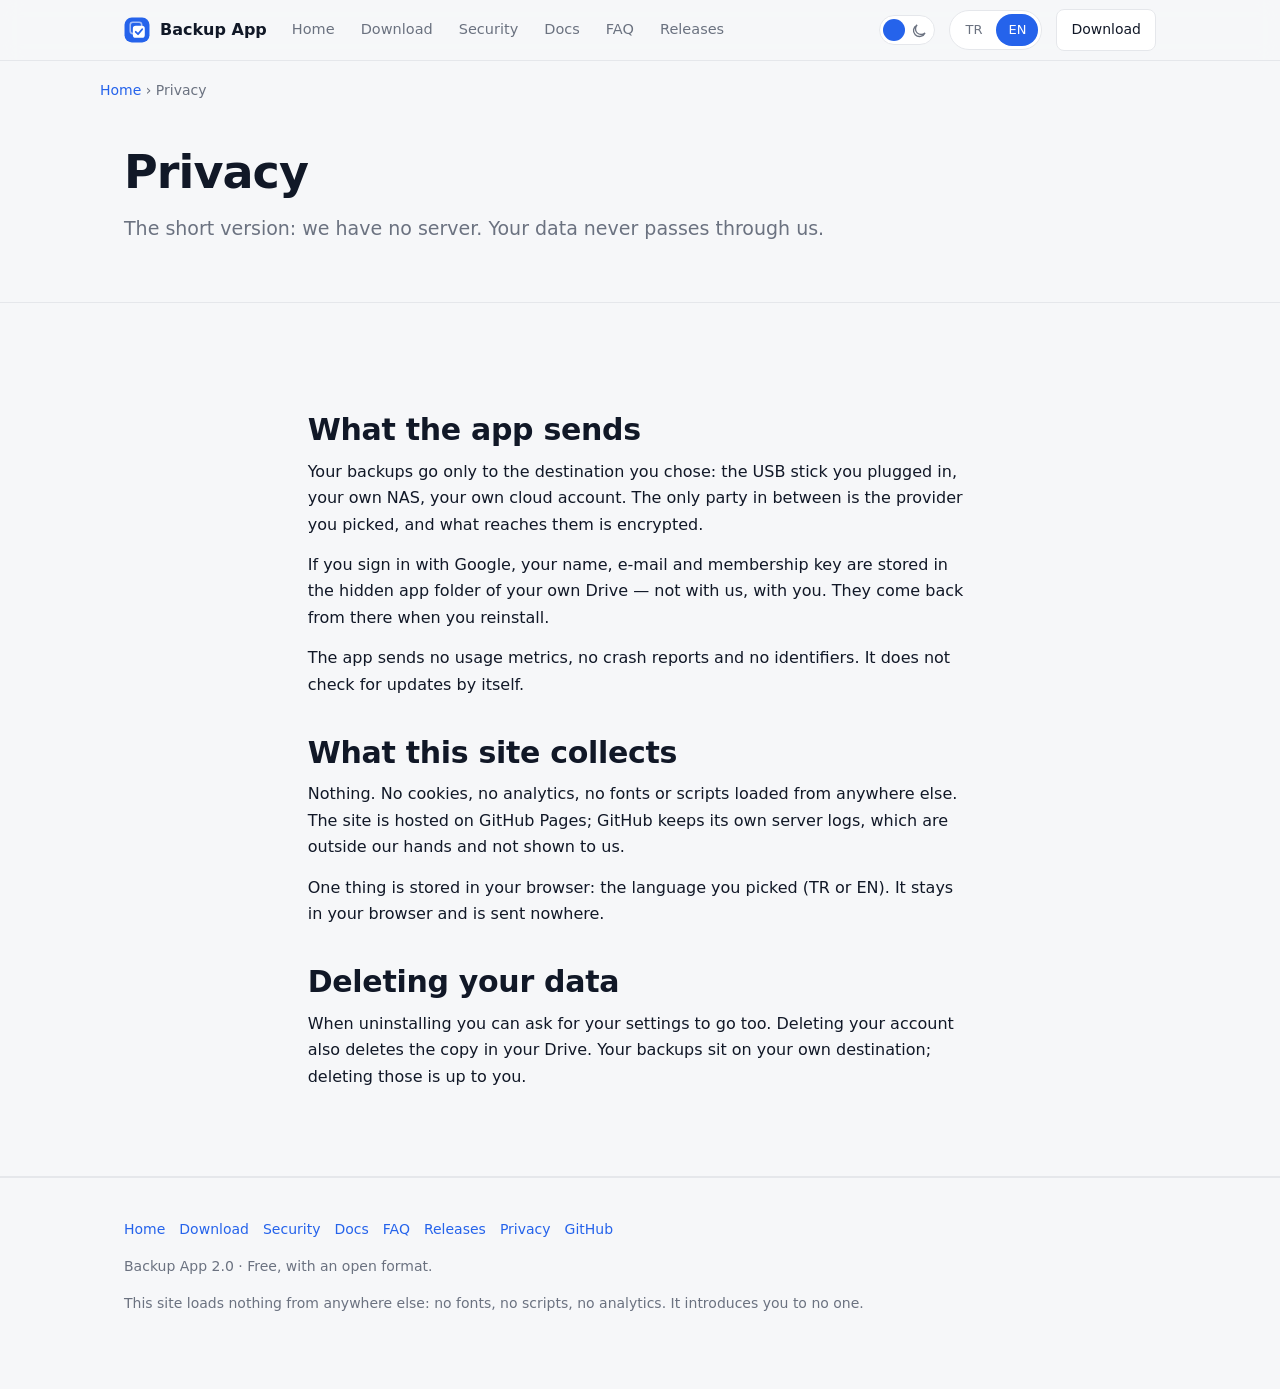
<file: docs/gizlilik.html>
<!doctype html>
<html lang="tr" data-title-tr="Gizlilik — Backup App" data-title-en="Privacy — Backup App">
<head>
<meta charset="utf-8">
<meta name="viewport" content="width=device-width, initial-scale=1">
<title>Gizlilik — Backup App</title>
<meta name="description" content="Backup App hiçbir ölçüm göndermez, bu site hiçbir şey toplamaz. Ne nerede saklanır.">
<link rel="canonical" href="https://ashura-space.github.io/backup-app/gizlilik.html">
<link rel="icon" href="assets/logo.svg" type="image/svg+xml">
<link rel="stylesheet" href="assets/site.css?v=7">
<meta property="og:site_name" content="Backup App">
<meta property="og:title" content="Gizlilik — Backup App">
<meta property="og:description" content="Backup App hiçbir ölçüm göndermez, bu site hiçbir şey toplamaz. Ne nerede saklanır.">
<meta property="og:type" content="website">
<meta property="og:url" content="https://ashura-space.github.io/backup-app/gizlilik.html">
<meta property="og:image" content="https://ashura-space.github.io/backup-app/assets/shot-home-en.png">
<meta property="og:image:width" content="1260">
<meta property="og:image:height" content="712">
<meta property="og:locale" content="tr_TR">
<meta property="og:locale:alternate" content="en_US">
<meta name="twitter:card" content="summary_large_image">
<meta name="theme-color" content="#2563eb">
</head>
<body>

<a class="skip" href="#top" data-tr="İçeriğe geç" data-en="Skip to content">İçeriğe geç</a>

<header>
  <div class="wrap bar">
    <a class="brand" href="index.html"><img src="assets/logo.svg" alt=""><span>Backup App</span></a>
    <nav class="menu">
      <a href="index.html" data-tr="Ana sayfa" data-en="Home">Ana sayfa</a>
      <a href="indir.html" data-tr="İndir" data-en="Download">İndir</a>
      <a href="guvenlik.html" data-tr="Güvenlik" data-en="Security">Güvenlik</a>
      <a href="belgeler.html" data-tr="Belgeler" data-en="Docs">Belgeler</a>
      <a href="sss.html" data-tr="SSS" data-en="FAQ">SSS</a>
      <a href="surumler.html" data-tr="Sürümler" data-en="Releases">Sürümler</a>
    </nav>
    <div class="spacer"></div>
    <button type="button" class="tt" aria-pressed="false" aria-label="Koyu tema" title="Tema">
      <svg class="sun" viewBox="0 0 24 24"><circle cx="12" cy="12" r="4"/><path d="M12 2v2M12 20v2M4.9 4.9l1.4 1.4M17.7 17.7l1.4 1.4M2 12h2M20 12h2M4.9 19.1l1.4-1.4M17.7 6.3l1.4-1.4"/></svg>
      <svg class="moon" viewBox="0 0 24 24"><path d="M20 14.5A8 8 0 1 1 9.5 4a6.5 6.5 0 0 0 10.5 10.5z"/></svg>
      <span class="knob"></span>
    </button>
    <div class="langs" role="group" aria-label="Dil / Language">
      <button type="button" data-lang="tr" aria-pressed="true">TR</button>
      <button type="button" data-lang="en" aria-pressed="false">EN</button>
    </div>
    <a class="ghost" href="indir.html" data-tr="İndir" data-en="Download">İndir</a>
  </div>
  <nav class="menu-narrow">
      <a href="index.html" data-tr="Ana sayfa" data-en="Home">Ana sayfa</a>
      <a href="indir.html" data-tr="İndir" data-en="Download">İndir</a>
      <a href="guvenlik.html" data-tr="Güvenlik" data-en="Security">Güvenlik</a>
      <a href="belgeler.html" data-tr="Belgeler" data-en="Docs">Belgeler</a>
      <a href="sss.html" data-tr="SSS" data-en="FAQ">SSS</a>
      <a href="surumler.html" data-tr="Sürümler" data-en="Releases">Sürümler</a>
    </nav>
</header>

<main id="top">
<div class="wrap crumbs">
  <a href="index.html" data-tr="Ana sayfa" data-en="Home">Ana sayfa</a> ›
  <span data-tr="Gizlilik" data-en="Privacy">Gizlilik</span>
</div>

<section class="tight">
  <div class="wrap">
    <h1 data-tr="Gizlilik" data-en="Privacy">Gizlilik</h1>
    <p class="lead" data-tr="Kısa hâli: bizim sunucumuz yok. Verin bize hiç uğramaz." data-en="The short version: we have no server. Your data never passes through us.">Kısa hâli: bizim sunucumuz yok. Verin bize hiç uğramaz.</p>
  </div>
</section>

<section>
  <div class="wrap prose">
    <h2 data-tr="Uygulama neyi gönderir" data-en="What the app sends">Uygulama neyi gönderir</h2>
    <p data-tr="Yedeklerin yalnızca senin seçtiğin hedefe gider: taktığın USB belleğe, kendi NAS&#39;ına, kendi bulut hesabına. Aradaki tek taraf senin seçtiğin sağlayıcıdır ve ona ulaşan şey de şifrelidir." data-en="Your backups go only to the destination you chose: the USB stick you plugged in, your own NAS, your own cloud account. The only party in between is the provider you picked, and what reaches them is encrypted.">Yedeklerin yalnızca senin seçtiğin hedefe gider: taktığın USB belleğe, kendi NAS'ına, kendi bulut hesabına. Aradaki tek taraf senin seçtiğin sağlayıcıdır ve ona ulaşan şey de şifrelidir.</p>
    <p data-tr="Google ile giriş yaparsan adın, e-postan ve üyelik anahtarın senin kendi Drive&#39;ındaki gizli uygulama klasöründe saklanır — bizde değil, sende. Uygulamayı kaldırıp yeniden kurduğunda oradan geri gelir." data-en="If you sign in with Google, your name, e-mail and membership key are stored in the hidden app folder of your own Drive — not with us, with you. They come back from there when you reinstall.">Google ile giriş yaparsan adın, e-postan ve üyelik anahtarın senin kendi Drive'ındaki gizli uygulama klasöründe saklanır — bizde değil, sende. Uygulamayı kaldırıp yeniden kurduğunda oradan geri gelir.</p>
    <p data-tr="Uygulama hiçbir kullanım ölçümü, çökme raporu ya da tanıtıcı göndermez. Kendiliğinden güncelleme aramaz." data-en="The app sends no usage metrics, no crash reports and no identifiers. It does not check for updates by itself.">Uygulama hiçbir kullanım ölçümü, çökme raporu ya da tanıtıcı göndermez. Kendiliğinden güncelleme aramaz.</p>

    <h2 data-tr="Bu site neyi toplar" data-en="What this site collects">Bu site neyi toplar</h2>
    <p data-tr="Hiçbir şey. Çerez yok, ölçüm yok, dışarıdan yüklenen yazı tipi ya da betik yok. Site GitHub Pages üzerinde durur; GitHub kendi sunucu kayıtlarını tutar, bu bizim elimizde değil ve bize gösterilmez." data-en="Nothing. No cookies, no analytics, no fonts or scripts loaded from anywhere else. The site is hosted on GitHub Pages; GitHub keeps its own server logs, which are outside our hands and not shown to us.">Hiçbir şey. Çerez yok, ölçüm yok, dışarıdan yüklenen yazı tipi ya da betik yok. Site GitHub Pages üzerinde durur; GitHub kendi sunucu kayıtlarını tutar, bu bizim elimizde değil ve bize gösterilmez.</p>
    <p data-tr="Tarayıcında tek bir şey saklanır: seçtiğin dil (TR ya da EN). O da yalnızca senin tarayıcında durur, hiçbir yere gönderilmez." data-en="One thing is stored in your browser: the language you picked (TR or EN). It stays in your browser and is sent nowhere.">Tarayıcında tek bir şey saklanır: seçtiğin dil (TR ya da EN). O da yalnızca senin tarayıcında durur, hiçbir yere gönderilmez.</p>

    <h2 data-tr="Verini silmek" data-en="Deleting your data">Verini silmek</h2>
    <p data-tr="Uygulamayı kaldırırken ayarlarının da silinmesini isteyebilirsin. Hesabını sildiğinde Drive&#39;daki kopya da silinir. Yedeklerin senin hedefinde durur; onları silmek de sana kalmış." data-en="When uninstalling you can ask for your settings to go too. Deleting your account also deletes the copy in your Drive. Your backups sit on your own destination; deleting those is up to you.">Uygulamayı kaldırırken ayarlarının da silinmesini isteyebilirsin. Hesabını sildiğinde Drive'daki kopya da silinir. Yedeklerin senin hedefinde durur; onları silmek de sana kalmış.</p>
  </div>
</section>
</main>

<footer>
  <div class="wrap">
    <nav>
      <a href="index.html" data-tr="Ana sayfa" data-en="Home">Ana sayfa</a>
      <a href="indir.html" data-tr="İndir" data-en="Download">İndir</a>
      <a href="guvenlik.html" data-tr="Güvenlik" data-en="Security">Güvenlik</a>
      <a href="belgeler.html" data-tr="Belgeler" data-en="Docs">Belgeler</a>
      <a href="sss.html" data-tr="SSS" data-en="FAQ">SSS</a>
      <a href="surumler.html" data-tr="Sürümler" data-en="Releases">Sürümler</a>
      <a href="gizlilik.html" data-tr="Gizlilik" data-en="Privacy">Gizlilik</a>
      <a href="https://github.com/Ashura-Space/backup-app">GitHub</a>
    </nav>
    <p class="small">Backup App 2.0 · <span data-tr="Ücretsiz ve açık formatlı." data-en="Free, with an open format.">Ücretsiz ve açık formatlı.</span></p>
    <p class="small" data-tr="Bu site dışarıdan hiçbir şey yüklemez: yazı tipi, betik ve ölçüm dahil. Seni kimseye tanıtmaz." data-en="This site loads nothing from anywhere else: no fonts, no scripts, no analytics. It introduces you to no one.">Bu site dışarıdan hiçbir şey yüklemez: yazı tipi, betik ve ölçüm dahil. Seni kimseye tanıtmaz.</p>
  </div>
</footer>

<script src="assets/site.js?v=7"></script>

</body>
</html>
</file>
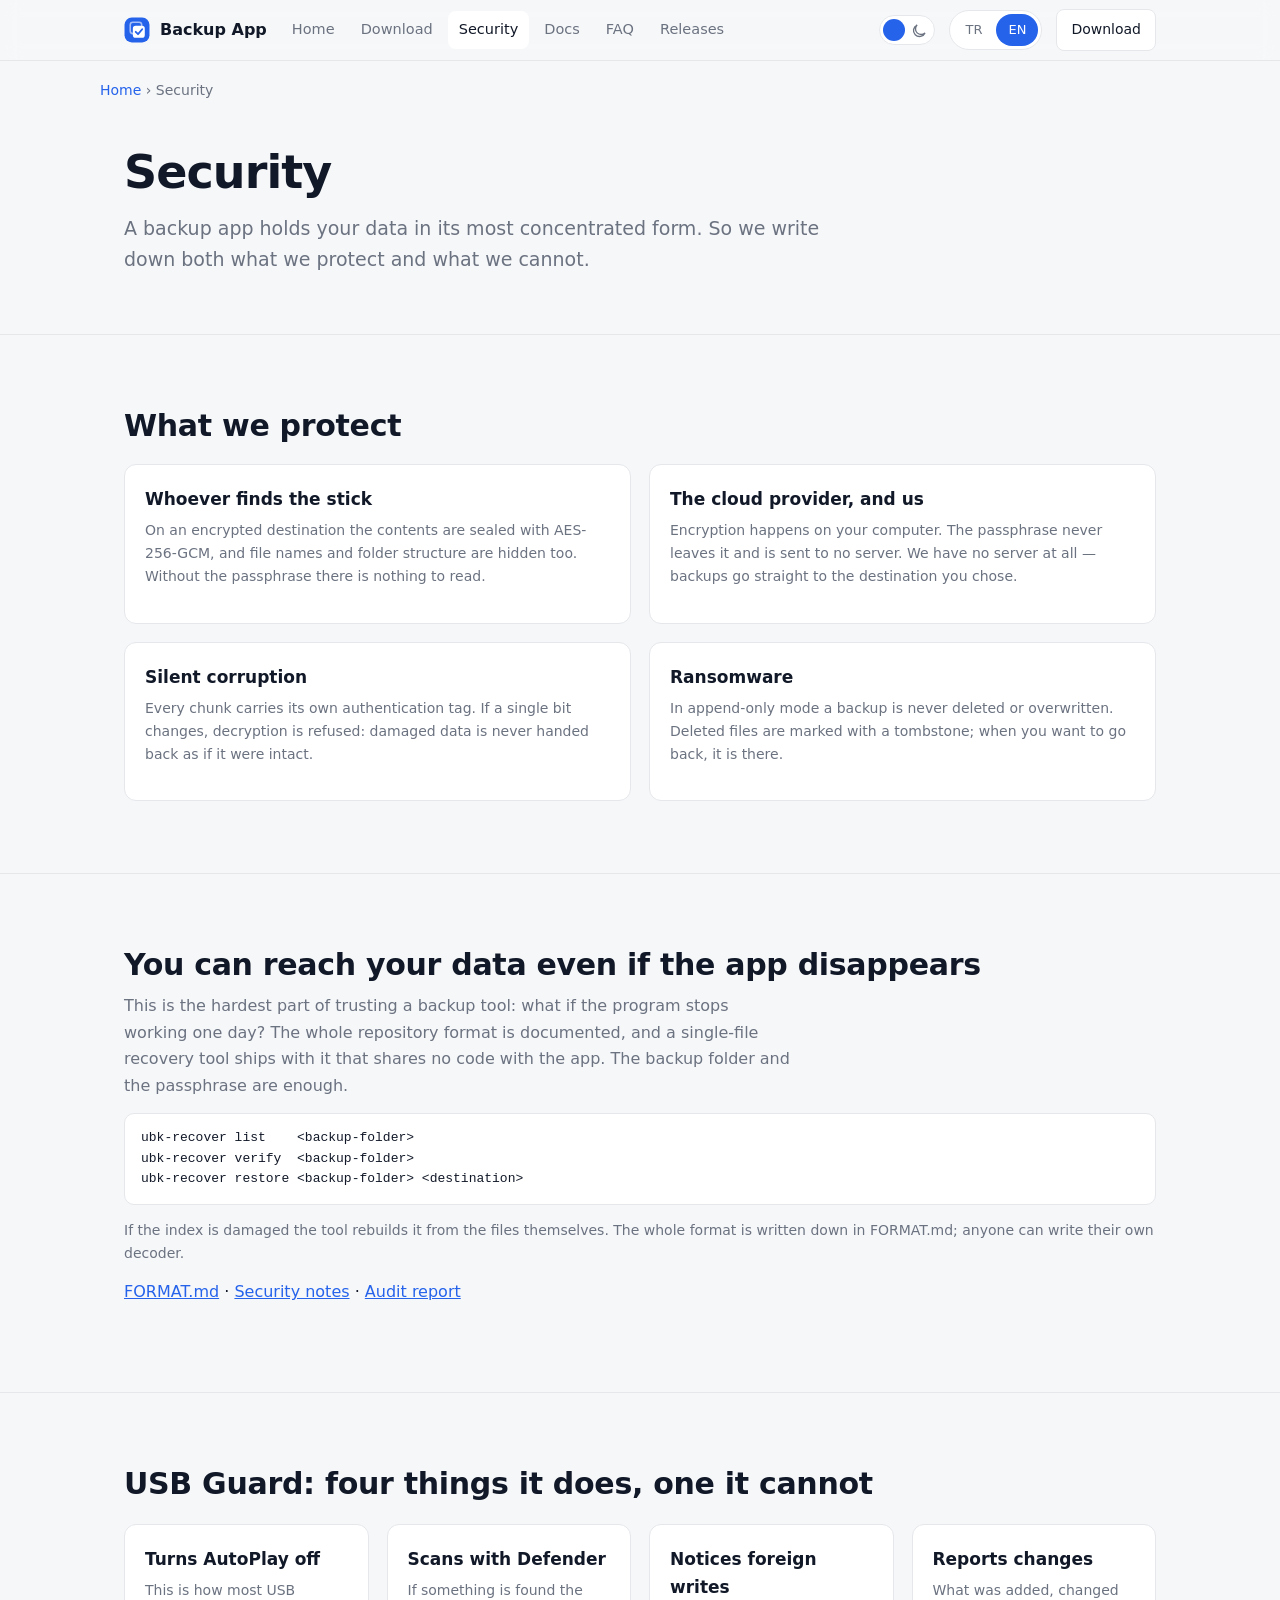
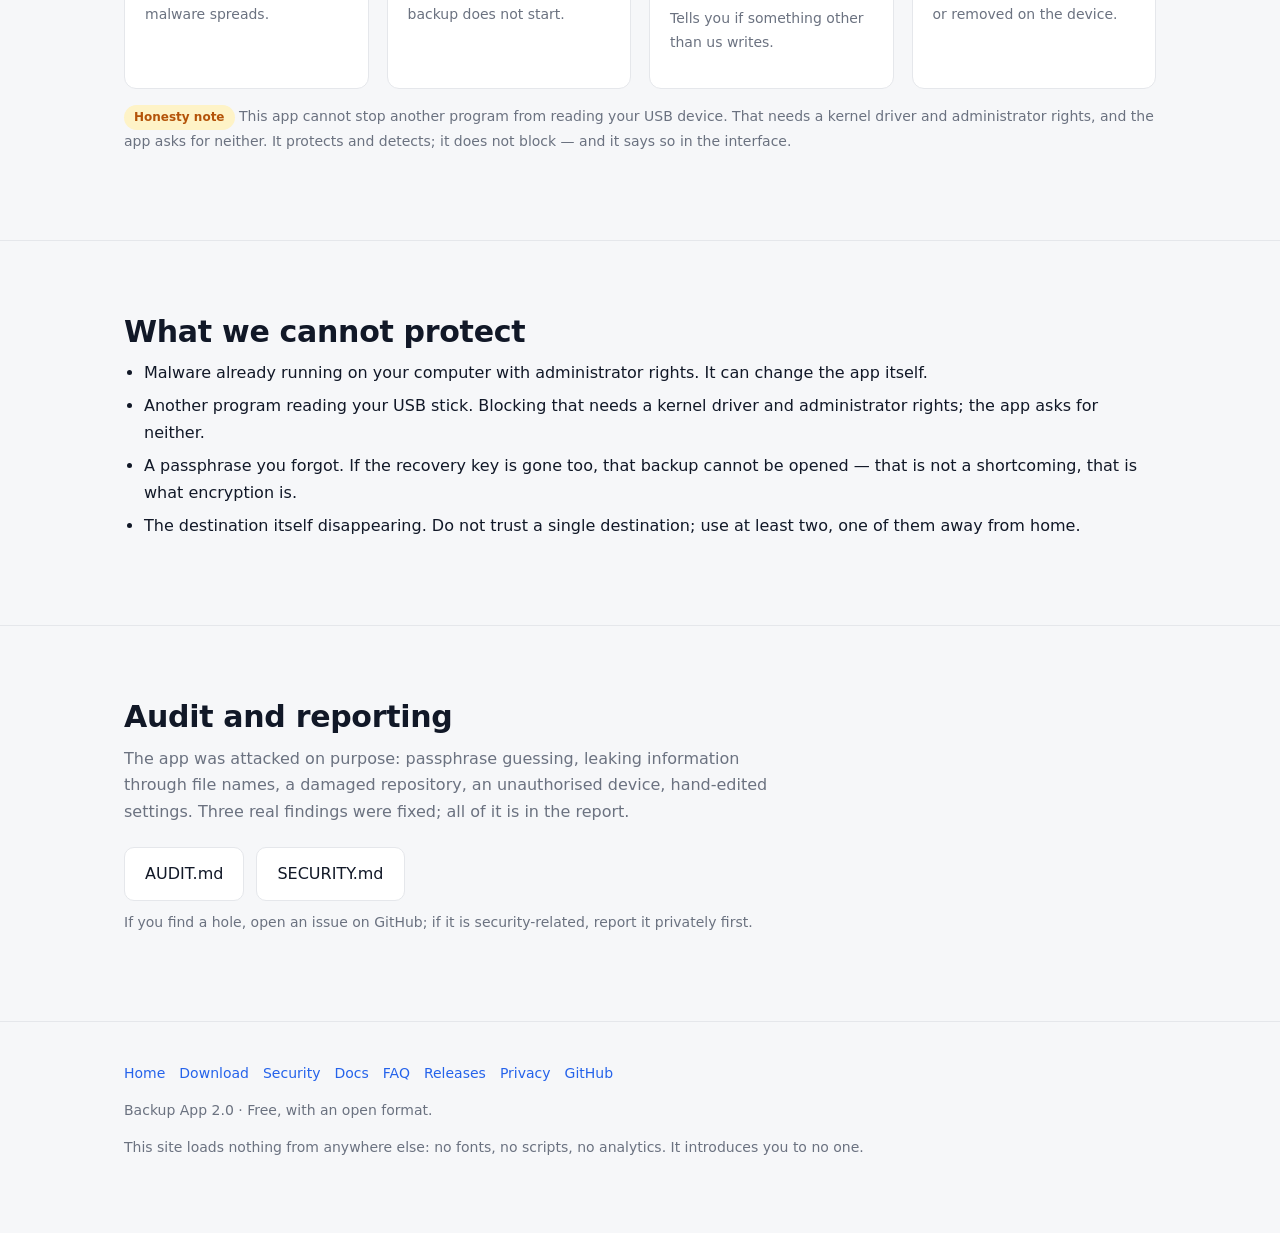
<file: docs/guvenlik.html>
<!doctype html>
<html lang="tr" data-title-tr="Güvenlik — Backup App" data-title-en="Security — Backup App">
<head>
<meta charset="utf-8">
<meta name="viewport" content="width=device-width, initial-scale=1">
<title>Güvenlik — Backup App</title>
<meta name="description" content="Backup App neyi korur, neyi koruyamaz: uçtan uca şifreleme, yalnızca ekleme kipi, USB Guard, denetim raporu.">
<link rel="canonical" href="https://ashura-space.github.io/backup-app/guvenlik.html">
<link rel="icon" href="assets/logo.svg" type="image/svg+xml">
<link rel="stylesheet" href="assets/site.css?v=7">
<meta property="og:site_name" content="Backup App">
<meta property="og:title" content="Güvenlik — Backup App">
<meta property="og:description" content="Backup App neyi korur, neyi koruyamaz: uçtan uca şifreleme, yalnızca ekleme kipi, USB Guard, denetim raporu.">
<meta property="og:type" content="website">
<meta property="og:url" content="https://ashura-space.github.io/backup-app/guvenlik.html">
<meta property="og:image" content="https://ashura-space.github.io/backup-app/assets/shot-home-en.png">
<meta property="og:image:width" content="1260">
<meta property="og:image:height" content="712">
<meta property="og:locale" content="tr_TR">
<meta property="og:locale:alternate" content="en_US">
<meta name="twitter:card" content="summary_large_image">
<meta name="theme-color" content="#2563eb">
</head>
<body>

<a class="skip" href="#top" data-tr="İçeriğe geç" data-en="Skip to content">İçeriğe geç</a>

<header>
  <div class="wrap bar">
    <a class="brand" href="index.html"><img src="assets/logo.svg" alt=""><span>Backup App</span></a>
    <nav class="menu">
      <a href="index.html" data-tr="Ana sayfa" data-en="Home">Ana sayfa</a>
      <a href="indir.html" data-tr="İndir" data-en="Download">İndir</a>
      <a href="guvenlik.html" data-tr="Güvenlik" data-en="Security">Güvenlik</a>
      <a href="belgeler.html" data-tr="Belgeler" data-en="Docs">Belgeler</a>
      <a href="sss.html" data-tr="SSS" data-en="FAQ">SSS</a>
      <a href="surumler.html" data-tr="Sürümler" data-en="Releases">Sürümler</a>
    </nav>
    <div class="spacer"></div>
    <button type="button" class="tt" aria-pressed="false" aria-label="Koyu tema" title="Tema">
      <svg class="sun" viewBox="0 0 24 24"><circle cx="12" cy="12" r="4"/><path d="M12 2v2M12 20v2M4.9 4.9l1.4 1.4M17.7 17.7l1.4 1.4M2 12h2M20 12h2M4.9 19.1l1.4-1.4M17.7 6.3l1.4-1.4"/></svg>
      <svg class="moon" viewBox="0 0 24 24"><path d="M20 14.5A8 8 0 1 1 9.5 4a6.5 6.5 0 0 0 10.5 10.5z"/></svg>
      <span class="knob"></span>
    </button>
    <div class="langs" role="group" aria-label="Dil / Language">
      <button type="button" data-lang="tr" aria-pressed="true">TR</button>
      <button type="button" data-lang="en" aria-pressed="false">EN</button>
    </div>
    <a class="ghost" href="indir.html" data-tr="İndir" data-en="Download">İndir</a>
  </div>
  <nav class="menu-narrow">
      <a href="index.html" data-tr="Ana sayfa" data-en="Home">Ana sayfa</a>
      <a href="indir.html" data-tr="İndir" data-en="Download">İndir</a>
      <a href="guvenlik.html" data-tr="Güvenlik" data-en="Security">Güvenlik</a>
      <a href="belgeler.html" data-tr="Belgeler" data-en="Docs">Belgeler</a>
      <a href="sss.html" data-tr="SSS" data-en="FAQ">SSS</a>
      <a href="surumler.html" data-tr="Sürümler" data-en="Releases">Sürümler</a>
    </nav>
</header>

<main id="top">
<div class="wrap crumbs">
  <a href="index.html" data-tr="Ana sayfa" data-en="Home">Ana sayfa</a> ›
  <span data-tr="Güvenlik" data-en="Security">Güvenlik</span>
</div>

<section class="tight">
  <div class="wrap">
    <h1 data-tr="Güvenlik" data-en="Security">Güvenlik</h1>
    <p class="lead" data-tr="Bir yedekleme uygulaması verinin en toplu hâlini elinde tutar. O yüzden neyi koruduğumuzu da, neyi koruyamadığımızı da açıkça yazıyoruz." data-en="A backup app holds your data in its most concentrated form. So we write down both what we protect and what we cannot.">Bir yedekleme uygulaması verinin en toplu hâlini elinde tutar. O yüzden neyi koruduğumuzu da, neyi koruyamadığımızı da açıkça yazıyoruz.</p>
  </div>
</section>

<section>
  <div class="wrap">
    <h2 data-tr="Neyi koruruz" data-en="What we protect">Neyi koruruz</h2>
    <div class="grid g2" style="margin-top:20px">
      <div class="card">
        <h3 data-tr="Belleği bulan kişi" data-en="Whoever finds the stick">Belleği bulan kişi</h3>
        <p class="small" data-tr="Şifreli bir hedefte dosya içerikleri AES-256-GCM ile kapalıdır; dosya adları ve klasör yapısı da gizlenir. Parolayı bilmeden okunacak hiçbir şey yoktur." data-en="On an encrypted destination the contents are sealed with AES-256-GCM, and file names and folder structure are hidden too. Without the passphrase there is nothing to read.">Şifreli bir hedefte dosya içerikleri AES-256-GCM ile kapalıdır; dosya adları ve klasör yapısı da gizlenir. Parolayı bilmeden okunacak hiçbir şey yoktur.</p>
      </div>
      <div class="card">
        <h3 data-tr="Bulut sağlayıcısı ve biz" data-en="The cloud provider, and us">Bulut sağlayıcısı ve biz</h3>
        <p class="small" data-tr="Şifreleme senin bilgisayarında olur. Parola bilgisayarından çıkmaz, hiçbir sunucuya gönderilmez. Bizim sunucumuz zaten yok — yedeklerin doğrudan senin seçtiğin hedefe gider." data-en="Encryption happens on your computer. The passphrase never leaves it and is sent to no server. We have no server at all — backups go straight to the destination you chose.">Şifreleme senin bilgisayarında olur. Parola bilgisayarından çıkmaz, hiçbir sunucuya gönderilmez. Bizim sunucumuz zaten yok — yedeklerin doğrudan senin seçtiğin hedefe gider.</p>
      </div>
      <div class="card">
        <h3 data-tr="Sessiz bozulma" data-en="Silent corruption">Sessiz bozulma</h3>
        <p class="small" data-tr="Her parça kendi doğrulama etiketini taşır. Tek bir bit değişirse çözme reddedilir: bozuk veri sana sağlam gibi verilmez." data-en="Every chunk carries its own authentication tag. If a single bit changes, decryption is refused: damaged data is never handed back as if it were intact.">Her parça kendi doğrulama etiketini taşır. Tek bir bit değişirse çözme reddedilir: bozuk veri sana sağlam gibi verilmez.</p>
      </div>
      <div class="card">
        <h3 data-tr="Fidye yazılımı" data-en="Ransomware">Fidye yazılımı</h3>
        <p class="small" data-tr="&#39;Yalnızca ekleme&#39; kipinde yedek silinmez, üzerine yazılmaz. Silinen dosyalar mezar taşıyla işaretlenir; geri dönmek istediğinde oradadır." data-en="In append-only mode a backup is never deleted or overwritten. Deleted files are marked with a tombstone; when you want to go back, it is there.">'Yalnızca ekleme' kipinde yedek silinmez, üzerine yazılmaz. Silinen dosyalar mezar taşıyla işaretlenir; geri dönmek istediğinde oradadır.</p>
      </div>
    </div>
  </div>
</section>

<!-- --------------------------------------------------------- Açık format -->
<section>
  <div class="wrap">
    <h2 data-tr="Uygulama ortadan kalksa bile verine ulaşırsın" data-en="You can reach your data even if the app disappears">Uygulama ortadan kalksa bile verine ulaşırsın</h2>
    <p class="sub"
       data-tr="Bir yedekleme aracına güvenmenin en zor yanı budur: ya bir gün program çalışmazsa? Depo formatının tamamı belgelenmiştir ve yanında, uygulamayla hiçbir kod paylaşmayan tek dosyalık bir kurtarma aracı gelir. Yedek klasörü ve parola yeter."
       data-en="This is the hardest part of trusting a backup tool: what if the program stops working one day? The whole repository format is documented, and a single-file recovery tool ships with it that shares no code with the app. The backup folder and the passphrase are enough.">
      Bir yedekleme aracına güvenmenin en zor yanı budur: ya bir gün program çalışmazsa? Depo formatının tamamı belgelenmiştir ve yanında, uygulamayla hiçbir kod paylaşmayan tek dosyalık bir kurtarma aracı gelir. Yedek klasörü ve parola yeter.
    </p>

<pre>ubk-recover list    &lt;<span data-tr="yedek-klasörü" data-en="backup-folder">yedek-klasörü</span>&gt;
ubk-recover verify  &lt;<span data-tr="yedek-klasörü" data-en="backup-folder">yedek-klasörü</span>&gt;
ubk-recover restore &lt;<span data-tr="yedek-klasörü" data-en="backup-folder">yedek-klasörü</span>&gt; &lt;<span data-tr="hedef" data-en="destination">hedef</span>&gt;</pre>

    <p class="small"
       data-tr="Dizin bozulursa araç onu dosyaların kendi başlıklarından yeniden kurar. Biçimin tamamı FORMAT.md içinde yazılıdır; isteyen kendi çözücüsünü yazabilir."
       data-en="If the index is damaged the tool rebuilds it from the files themselves. The whole format is written down in FORMAT.md; anyone can write their own decoder.">
      Dizin bozulursa araç onu dosyaların kendi başlıklarından yeniden kurar. Biçimin tamamı FORMAT.md içinde yazılıdır; isteyen kendi çözücüsünü yazabilir.
    </p>
    <p><a href="FORMAT.md">FORMAT.md</a> · <a href="SECURITY.md" data-tr="Güvenlik notları" data-en="Security notes">Güvenlik notları</a> · <a href="AUDIT.md" data-tr="Denetim raporu" data-en="Audit report">Denetim raporu</a></p>
  </div>
</section>

<!-- ---------------------------------------------------------- USB Guard -->
<section>
  <div class="wrap">
    <h2 data-tr="USB Guard: dört şey yapar, bir şeyi yapamaz" data-en="USB Guard: four things it does, one it cannot">USB Guard: dört şey yapar, bir şeyi yapamaz</h2>
    <div class="grid g4" style="margin-top:22px">
      <div class="card"><h3 data-tr="AutoPlay'i kapatır" data-en="Turns AutoPlay off">AutoPlay'i kapatır</h3><p class="small" data-tr="USB kötü yazılımı en çok böyle yayılır." data-en="This is how most USB malware spreads.">USB kötü yazılımı en çok böyle yayılır.</p></div>
      <div class="card"><h3 data-tr="Defender ile tarar" data-en="Scans with Defender">Defender ile tarar</h3><p class="small" data-tr="Bir şey bulunursa yedekleme başlamaz." data-en="If something is found the backup does not start.">Bir şey bulunursa yedekleme başlamaz.</p></div>
      <div class="card"><h3 data-tr="Yabancı yazmayı görür" data-en="Notices foreign writes">Yabancı yazmayı görür</h3><p class="small" data-tr="Bizim dışımızda yazan olursa haber verir." data-en="Tells you if something other than us writes.">Bizim dışımızda yazan olursa haber verir.</p></div>
      <div class="card"><h3 data-tr="Değişikliği söyler" data-en="Reports changes">Değişikliği söyler</h3><p class="small" data-tr="Cihazda ne eklenmiş, ne değişmiş, ne silinmiş." data-en="What was added, changed or removed on the device.">Cihazda ne eklenmiş, ne değişmiş, ne silinmiş.</p></div>
    </div>
    <p class="small" style="margin-top:16px">
      <span class="pill warn" data-tr="Dürüstlük notu" data-en="Honesty note">Dürüstlük notu</span>
      <span data-tr=" Bu uygulama başka bir programın USB'ni okumasını engelleyemez. Bunun için çekirdek sürücüsü ve yönetici hakkı gerekir; uygulama yönetici hakkı istemez. Koruma ve tespit yapar, engelleme yapmaz — arayüzde de böyle yazar."
            data-en=" This app cannot stop another program from reading your USB device. That needs a kernel driver and administrator rights, and the app asks for neither. It protects and detects; it does not block — and it says so in the interface."> Bu uygulama başka bir programın USB'ni okumasını engelleyemez. Bunun için çekirdek sürücüsü ve yönetici hakkı gerekir; uygulama yönetici hakkı istemez. Koruma ve tespit yapar, engelleme yapmaz — arayüzde de böyle yazar.</span>
    </p>
  </div>
</section>

<section>
  <div class="wrap">
    <h2 data-tr="Neyi koruyamayız" data-en="What we cannot protect">Neyi koruyamayız</h2>
    <ul>
      <li data-tr="Bilgisayarında yönetici hakkıyla çalışan bir zararlıyı. O, uygulamanın kendisini de değiştirebilir." data-en="Malware already running on your computer with administrator rights. It can change the app itself.">Bilgisayarında yönetici hakkıyla çalışan bir zararlıyı. O, uygulamanın kendisini de değiştirebilir.</li>
      <li data-tr="Başka bir programın USB belleğini okumasını. Bunu engellemek çekirdek sürücüsü ve yönetici hakkı ister; uygulama ikisini de istemiyor." data-en="Another program reading your USB stick. Blocking that needs a kernel driver and administrator rights; the app asks for neither.">Başka bir programın USB belleğini okumasını. Bunu engellemek çekirdek sürücüsü ve yönetici hakkı ister; uygulama ikisini de istemiyor.</li>
      <li data-tr="Unuttuğun bir parolayı. Kurtarma anahtarını da kaybettiysen o yedek açılmaz — bu bir eksiklik değil, şifrelemenin ta kendisidir." data-en="A passphrase you forgot. If the recovery key is gone too, that backup cannot be opened — that is not a shortcoming, that is what encryption is.">Unuttuğun bir parolayı. Kurtarma anahtarını da kaybettiysen o yedek açılmaz — bu bir eksiklik değil, şifrelemenin ta kendisidir.</li>
      <li data-tr="Hedefin kendisinin kaybolmasını. Tek bir hedefe güvenme; en az iki yer kullan, biri evden uzakta olsun." data-en="The destination itself disappearing. Do not trust a single destination; use at least two, one of them away from home.">Hedefin kendisinin kaybolmasını. Tek bir hedefe güvenme; en az iki yer kullan, biri evden uzakta olsun.</li>
    </ul>
  </div>
</section>

<section style="border-bottom:0">
  <div class="wrap">
    <h2 data-tr="Denetim ve bildirim" data-en="Audit and reporting">Denetim ve bildirim</h2>
    <p class="sub" data-tr="Uygulama kendi üzerinde bir saldırgan gibi denendi: parola deneme, dosya adından bilgi sızdırma, bozulmuş depo, yetkisiz cihaz, ayar dosyasını elle değiştirme. Bulunan üç gerçek açık kapatıldı; hepsi rapordadır." data-en="The app was attacked on purpose: passphrase guessing, leaking information through file names, a damaged repository, an unauthorised device, hand-edited settings. Three real findings were fixed; all of it is in the report.">Uygulama kendi üzerinde bir saldırgan gibi denendi: parola deneme, dosya adından bilgi sızdırma, bozulmuş depo, yetkisiz cihaz, ayar dosyasını elle değiştirme. Bulunan üç gerçek açık kapatıldı; hepsi rapordadır.</p>
    <div class="dl">
      <a class="btn second" href="AUDIT.md">AUDIT.md</a>
      <a class="btn second" href="SECURITY.md">SECURITY.md</a>
    </div>
    <p class="small" data-tr="Bir açık bulursan GitHub&#39;da bir konu aç; güvenlikle ilgiliyse önce özel olarak bildir." data-en="If you find a hole, open an issue on GitHub; if it is security-related, report it privately first.">Bir açık bulursan GitHub'da bir konu aç; güvenlikle ilgiliyse önce özel olarak bildir.</p>
  </div>
</section>
</main>

<footer>
  <div class="wrap">
    <nav>
      <a href="index.html" data-tr="Ana sayfa" data-en="Home">Ana sayfa</a>
      <a href="indir.html" data-tr="İndir" data-en="Download">İndir</a>
      <a href="guvenlik.html" data-tr="Güvenlik" data-en="Security">Güvenlik</a>
      <a href="belgeler.html" data-tr="Belgeler" data-en="Docs">Belgeler</a>
      <a href="sss.html" data-tr="SSS" data-en="FAQ">SSS</a>
      <a href="surumler.html" data-tr="Sürümler" data-en="Releases">Sürümler</a>
      <a href="gizlilik.html" data-tr="Gizlilik" data-en="Privacy">Gizlilik</a>
      <a href="https://github.com/Ashura-Space/backup-app">GitHub</a>
    </nav>
    <p class="small">Backup App 2.0 · <span data-tr="Ücretsiz ve açık formatlı." data-en="Free, with an open format.">Ücretsiz ve açık formatlı.</span></p>
    <p class="small" data-tr="Bu site dışarıdan hiçbir şey yüklemez: yazı tipi, betik ve ölçüm dahil. Seni kimseye tanıtmaz." data-en="This site loads nothing from anywhere else: no fonts, no scripts, no analytics. It introduces you to no one.">Bu site dışarıdan hiçbir şey yüklemez: yazı tipi, betik ve ölçüm dahil. Seni kimseye tanıtmaz.</p>
  </div>
</footer>

<script src="assets/site.js?v=7"></script>

</body>
</html>
</file>
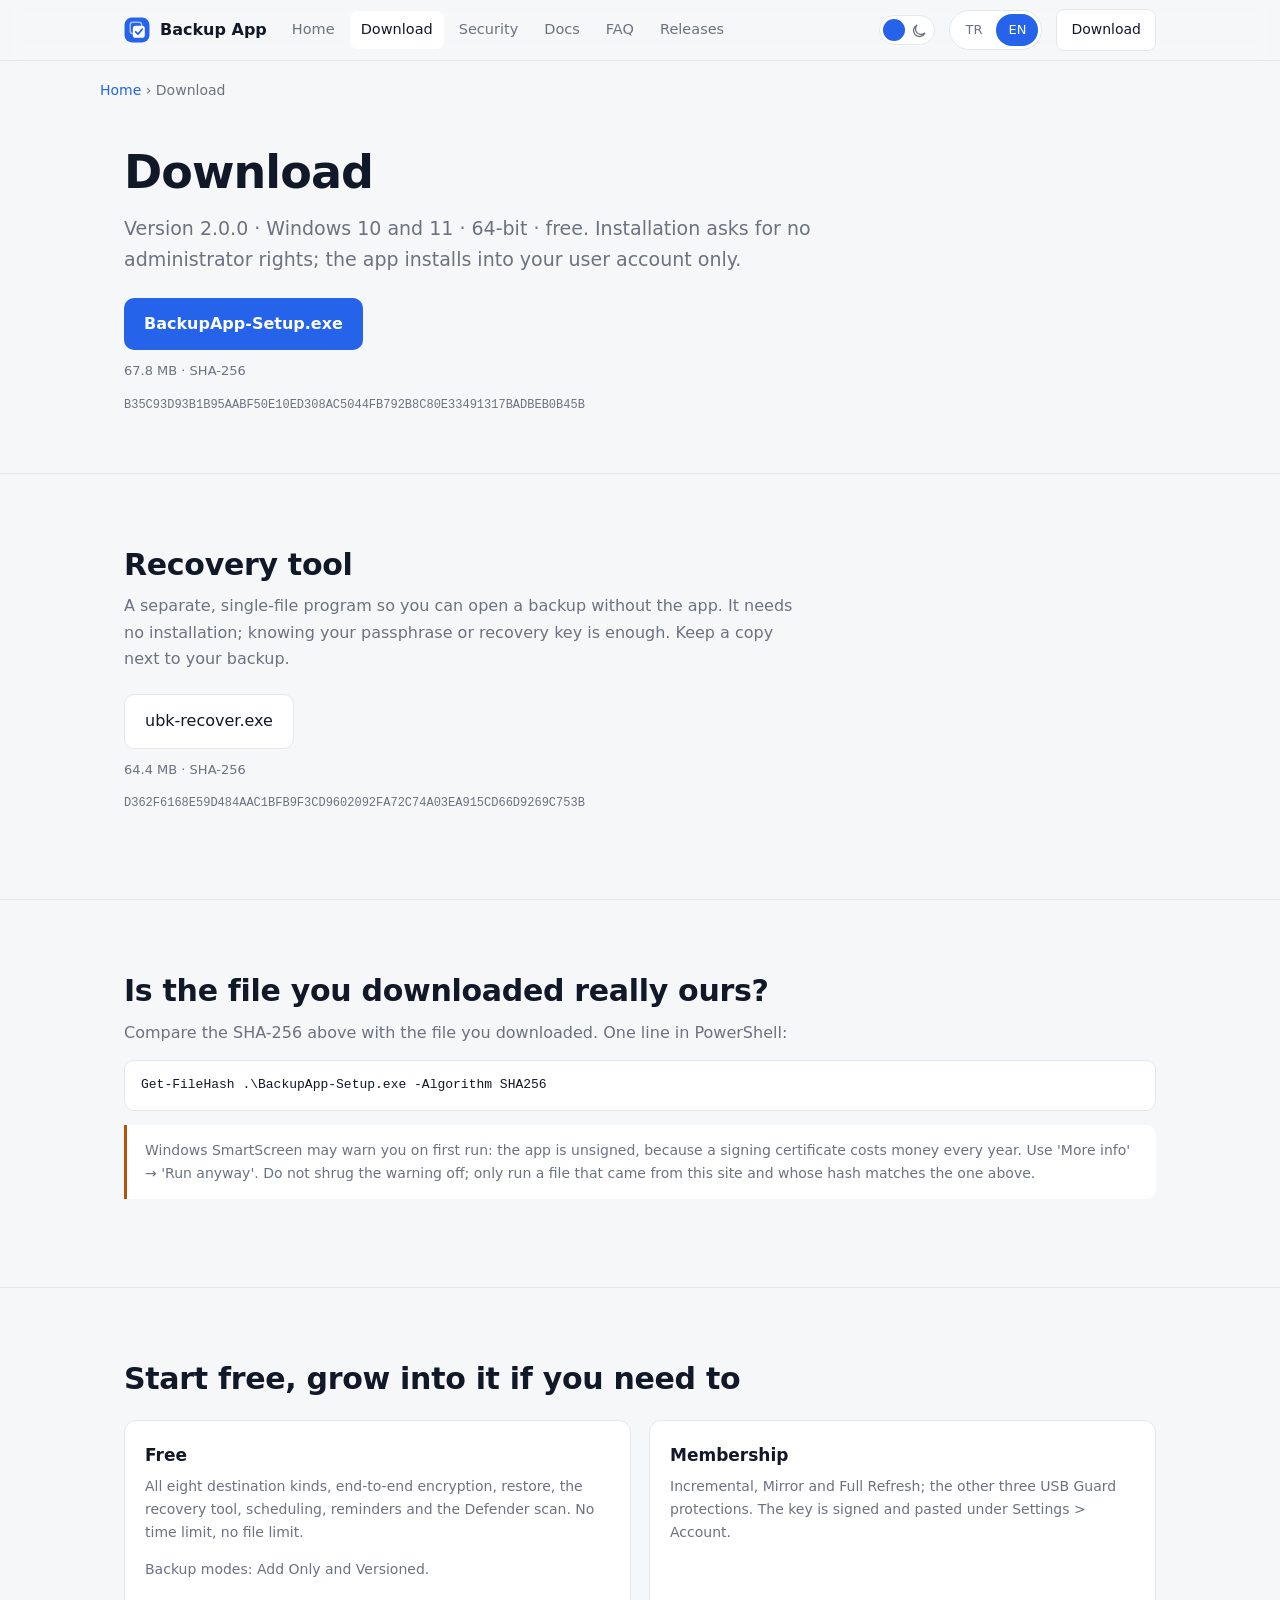
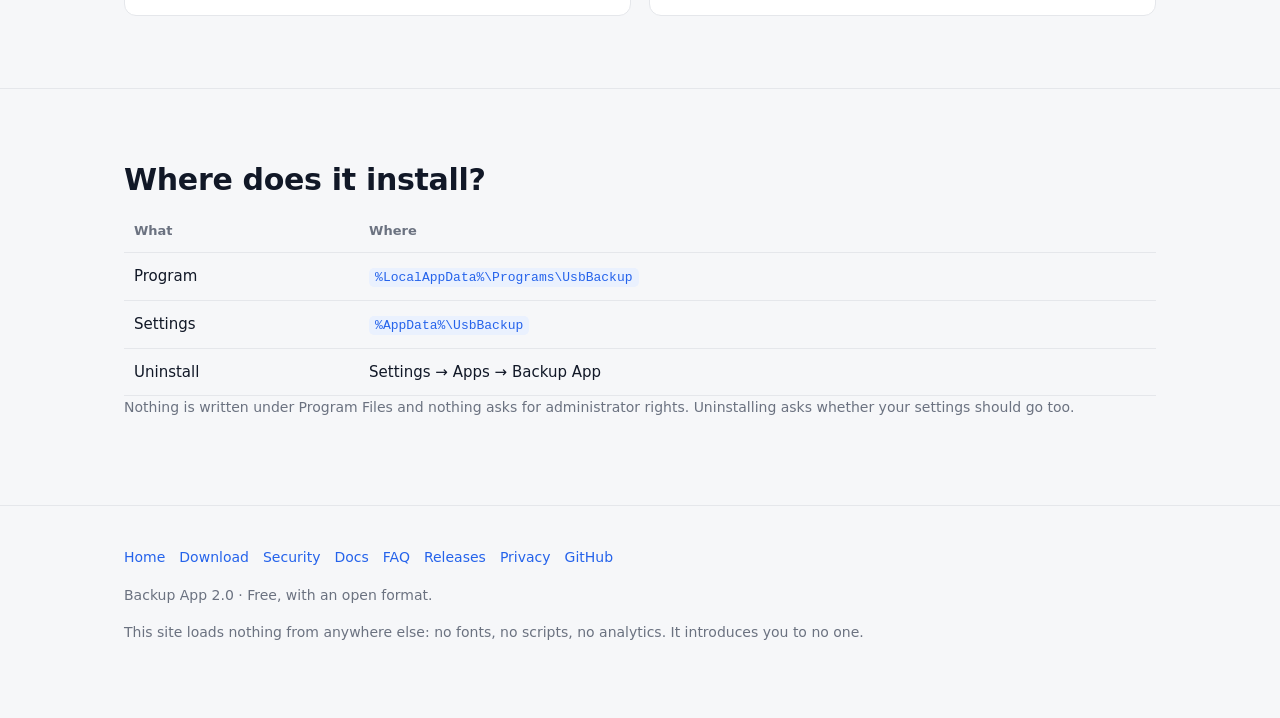
<file: docs/indir.html>
<!doctype html>
<html lang="tr" data-title-tr="İndir — Backup App" data-title-en="Download — Backup App">
<head>
<meta charset="utf-8">
<meta name="viewport" content="width=device-width, initial-scale=1">
<title>İndir — Backup App</title>
<meta name="description" content="Backup App 2.0.0 indir: Windows 10 ve 11, 64 bit, ücretsiz. SHA-256 özetleri ve bağımsız kurtarma aracı.">
<link rel="canonical" href="https://ashura-space.github.io/backup-app/indir.html">
<link rel="icon" href="assets/logo.svg" type="image/svg+xml">
<link rel="stylesheet" href="assets/site.css?v=7">
<meta property="og:site_name" content="Backup App">
<meta property="og:title" content="İndir — Backup App">
<meta property="og:description" content="Backup App 2.0.0 indir: Windows 10 ve 11, 64 bit, ücretsiz. SHA-256 özetleri ve bağımsız kurtarma aracı.">
<meta property="og:type" content="website">
<meta property="og:url" content="https://ashura-space.github.io/backup-app/indir.html">
<meta property="og:image" content="https://ashura-space.github.io/backup-app/assets/shot-home-en.png">
<meta property="og:image:width" content="1260">
<meta property="og:image:height" content="712">
<meta property="og:locale" content="tr_TR">
<meta property="og:locale:alternate" content="en_US">
<meta name="twitter:card" content="summary_large_image">
<meta name="theme-color" content="#2563eb">
</head>
<body>

<a class="skip" href="#top" data-tr="İçeriğe geç" data-en="Skip to content">İçeriğe geç</a>

<header>
  <div class="wrap bar">
    <a class="brand" href="index.html"><img src="assets/logo.svg" alt=""><span>Backup App</span></a>
    <nav class="menu">
      <a href="index.html" data-tr="Ana sayfa" data-en="Home">Ana sayfa</a>
      <a href="indir.html" data-tr="İndir" data-en="Download">İndir</a>
      <a href="guvenlik.html" data-tr="Güvenlik" data-en="Security">Güvenlik</a>
      <a href="belgeler.html" data-tr="Belgeler" data-en="Docs">Belgeler</a>
      <a href="sss.html" data-tr="SSS" data-en="FAQ">SSS</a>
      <a href="surumler.html" data-tr="Sürümler" data-en="Releases">Sürümler</a>
    </nav>
    <div class="spacer"></div>
    <button type="button" class="tt" aria-pressed="false" aria-label="Koyu tema" title="Tema">
      <svg class="sun" viewBox="0 0 24 24"><circle cx="12" cy="12" r="4"/><path d="M12 2v2M12 20v2M4.9 4.9l1.4 1.4M17.7 17.7l1.4 1.4M2 12h2M20 12h2M4.9 19.1l1.4-1.4M17.7 6.3l1.4-1.4"/></svg>
      <svg class="moon" viewBox="0 0 24 24"><path d="M20 14.5A8 8 0 1 1 9.5 4a6.5 6.5 0 0 0 10.5 10.5z"/></svg>
      <span class="knob"></span>
    </button>
    <div class="langs" role="group" aria-label="Dil / Language">
      <button type="button" data-lang="tr" aria-pressed="true">TR</button>
      <button type="button" data-lang="en" aria-pressed="false">EN</button>
    </div>
    <a class="ghost" href="indir.html" data-tr="İndir" data-en="Download">İndir</a>
  </div>
  <nav class="menu-narrow">
      <a href="index.html" data-tr="Ana sayfa" data-en="Home">Ana sayfa</a>
      <a href="indir.html" data-tr="İndir" data-en="Download">İndir</a>
      <a href="guvenlik.html" data-tr="Güvenlik" data-en="Security">Güvenlik</a>
      <a href="belgeler.html" data-tr="Belgeler" data-en="Docs">Belgeler</a>
      <a href="sss.html" data-tr="SSS" data-en="FAQ">SSS</a>
      <a href="surumler.html" data-tr="Sürümler" data-en="Releases">Sürümler</a>
    </nav>
</header>

<main id="top">
<div class="wrap crumbs">
  <a href="index.html" data-tr="Ana sayfa" data-en="Home">Ana sayfa</a> ›
  <span data-tr="İndir" data-en="Download">İndir</span>
</div>

<section class="tight">
  <div class="wrap">
    <h1 data-tr="İndir" data-en="Download">İndir</h1>
    <p class="lead" data-tr="Sürüm 2.0.0 · Windows 10 ve 11 · 64 bit · ücretsiz. Kurulum yönetici hakkı istemez; uygulama yalnızca senin kullanıcı hesabına kurulur." data-en="Version 2.0.0 · Windows 10 and 11 · 64-bit · free. Installation asks for no administrator rights; the app installs into your user account only.">Sürüm 2.0.0 · Windows 10 ve 11 · 64 bit · ücretsiz. Kurulum yönetici hakkı istemez; uygulama yalnızca senin kullanıcı hesabına kurulur.</p>

    <div class="dl">
      <a class="btn" href="https://github.com/Ashura-Space/backup-app/releases/latest/download/BackupApp-Setup.exe">BackupApp-Setup.exe</a>
    </div>
    <p class="note">67.8 MB · SHA-256</p>
    <p class="hash">B35C93D93B1B95AABF50E10ED308AC5044FB792B8C80E33491317BADBEB0B45B</p>
  </div>
</section>

<section>
  <div class="wrap">
    <h2 data-tr="Kurtarma aracı" data-en="Recovery tool">Kurtarma aracı</h2>
    <p class="sub" data-tr="Uygulama olmadan da yedeğini açabilmen için ayrı, tek dosyalık bir program. Kurulum istemez; parolanı ya da kurtarma anahtarını bilmen yeter. Yedeğinle aynı yere bir kopyasını koymanı öneririz." data-en="A separate, single-file program so you can open a backup without the app. It needs no installation; knowing your passphrase or recovery key is enough. Keep a copy next to your backup.">Uygulama olmadan da yedeğini açabilmen için ayrı, tek dosyalık bir program. Kurulum istemez; parolanı ya da kurtarma anahtarını bilmen yeter. Yedeğinle aynı yere bir kopyasını koymanı öneririz.</p>
    <div class="dl"><a class="btn second" href="https://github.com/Ashura-Space/backup-app/releases/latest/download/ubk-recover.exe">ubk-recover.exe</a></div>
    <p class="note">64.4 MB · SHA-256</p>
    <p class="hash">D362F6168E59D484AAC1BFB9F3CD9602092FA72C74A03EA915CD66D9269C753B</p>
  </div>
</section>

<section>
  <div class="wrap">
    <h2 data-tr="İndirdiğin dosya gerçekten bizim mi?" data-en="Is the file you downloaded really ours?">İndirdiğin dosya gerçekten bizim mi?</h2>
    <p class="sub" data-tr="Yukarıdaki SHA-256 özetini indirdiğin dosyayla karşılaştır. PowerShell&#39;de tek satır:" data-en="Compare the SHA-256 above with the file you downloaded. One line in PowerShell:">Yukarıdaki SHA-256 özetini indirdiğin dosyayla karşılaştır. PowerShell&#39;de tek satır:</p>
    <pre><code>Get-FileHash .\BackupApp-Setup.exe -Algorithm SHA256</code></pre>
    <div class="callout warn">
      <p class="small" data-tr="Windows SmartScreen ilk kurulumda uyarabilir: uygulama imzalı değil, çünkü imza sertifikası yıllık ücretlidir. &#39;Daha fazla bilgi&#39; → &#39;Yine de çalıştır&#39; ile geçilir. Uyarıyı hafife alma; yalnızca bu siteden inen ve yukarıdaki özetle eşleşen dosyayı çalıştır." data-en="Windows SmartScreen may warn you on first run: the app is unsigned, because a signing certificate costs money every year. Use &#39;More info&#39; → &#39;Run anyway&#39;. Do not shrug the warning off; only run a file that came from this site and whose hash matches the one above.">Windows SmartScreen ilk kurulumda uyarabilir: uygulama imzalı değil, çünkü imza sertifikası yıllık ücretlidir. 'Daha fazla bilgi' → 'Yine de çalıştır' ile geçilir. Uyarıyı hafife alma; yalnızca bu siteden inen ve yukarıdaki özetle eşleşen dosyayı çalıştır.</p>
    </div>
  </div>
</section>

<!-- ------------------------------------------------------------- Üyelik -->
<section>
  <div class="wrap">
    <h2 data-tr="Ücretsiz başla, gerekirse büyüt" data-en="Start free, grow into it if you need to">Ücretsiz başla, gerekirse büyüt</h2>
    <div class="grid g2" style="margin-top:22px">
      <div class="card">
        <h3 data-tr="Ücretsiz" data-en="Free">Ücretsiz</h3>
        <p class="small" data-tr="Sekiz hedef türü, uçtan uca şifreleme, geri yükleme, kurtarma aracı, zamanlama, hatırlatıcı ve Defender taraması. Süre sınırı yok, dosya sınırı yok." data-en="All eight destination kinds, end-to-end encryption, restore, the recovery tool, scheduling, reminders and the Defender scan. No time limit, no file limit.">Sekiz hedef türü, uçtan uca şifreleme, geri yükleme, kurtarma aracı, zamanlama, hatırlatıcı ve Defender taraması. Süre sınırı yok, dosya sınırı yok.</p>
        <p class="small" data-tr="Yedekleme modu: Sadece Ekle ve Sürümlü." data-en="Backup modes: Add Only and Versioned.">Yedekleme modu: Sadece Ekle ve Sürümlü.</p>
      </div>
      <div class="card">
        <h3 data-tr="Üyelik" data-en="Membership">Üyelik</h3>
        <p class="small" data-tr="Artımlı, Ayna ve Tam Yenile modları; USB Guard'ın kalan üç koruması. Anahtar imzalıdır ve Ayarlar > Hesap bölümüne yapıştırılır." data-en="Incremental, Mirror and Full Refresh; the other three USB Guard protections. The key is signed and pasted under Settings > Account.">Artımlı, Ayna ve Tam Yenile modları; USB Guard'ın kalan üç koruması. Anahtar imzalıdır ve Ayarlar &gt; Hesap bölümüne yapıştırılır.</p>
      </div>
    </div>
  </div>
</section>

<section style="border-bottom:0">
  <div class="wrap">
    <h2 data-tr="Kurulum nereye yapılır?" data-en="Where does it install?">Kurulum nereye yapılır?</h2>
    <div class="tablewrap"><table>
      <tr><th data-tr="Ne" data-en="What">Ne</th><th data-tr="Nerede" data-en="Where">Nerede</th></tr>
      <tr><td data-tr="Program" data-en="Program">Program</td><td><code>%LocalAppData%\Programs\UsbBackup</code></td></tr>
      <tr><td data-tr="Ayarlar" data-en="Settings">Ayarlar</td><td><code>%AppData%\UsbBackup</code></td></tr>
      <tr><td data-tr="Kaldırma" data-en="Uninstall">Kaldırma</td><td data-tr="Ayarlar → Uygulamalar → Backup App" data-en="Settings → Apps → Backup App">Ayarlar → Uygulamalar → Backup App</td></tr>
    </table></div>
    <p class="small" data-tr="Hiçbiri Program Files altına yazmaz, hiçbiri yönetici hakkı istemez. Kaldırırken ayarlarının da silinip silinmeyeceğini sana sorar." data-en="Nothing is written under Program Files and nothing asks for administrator rights. Uninstalling asks whether your settings should go too.">Hiçbiri Program Files altına yazmaz, hiçbiri yönetici hakkı istemez. Kaldırırken ayarlarının da silinip silinmeyeceğini sana sorar.</p>
  </div>
</section>
</main>

<footer>
  <div class="wrap">
    <nav>
      <a href="index.html" data-tr="Ana sayfa" data-en="Home">Ana sayfa</a>
      <a href="indir.html" data-tr="İndir" data-en="Download">İndir</a>
      <a href="guvenlik.html" data-tr="Güvenlik" data-en="Security">Güvenlik</a>
      <a href="belgeler.html" data-tr="Belgeler" data-en="Docs">Belgeler</a>
      <a href="sss.html" data-tr="SSS" data-en="FAQ">SSS</a>
      <a href="surumler.html" data-tr="Sürümler" data-en="Releases">Sürümler</a>
      <a href="gizlilik.html" data-tr="Gizlilik" data-en="Privacy">Gizlilik</a>
      <a href="https://github.com/Ashura-Space/backup-app">GitHub</a>
    </nav>
    <p class="small">Backup App 2.0 · <span data-tr="Ücretsiz ve açık formatlı." data-en="Free, with an open format.">Ücretsiz ve açık formatlı.</span></p>
    <p class="small" data-tr="Bu site dışarıdan hiçbir şey yüklemez: yazı tipi, betik ve ölçüm dahil. Seni kimseye tanıtmaz." data-en="This site loads nothing from anywhere else: no fonts, no scripts, no analytics. It introduces you to no one.">Bu site dışarıdan hiçbir şey yüklemez: yazı tipi, betik ve ölçüm dahil. Seni kimseye tanıtmaz.</p>
  </div>
</footer>

<script src="assets/site.js?v=7"></script>

</body>
</html>
</file>
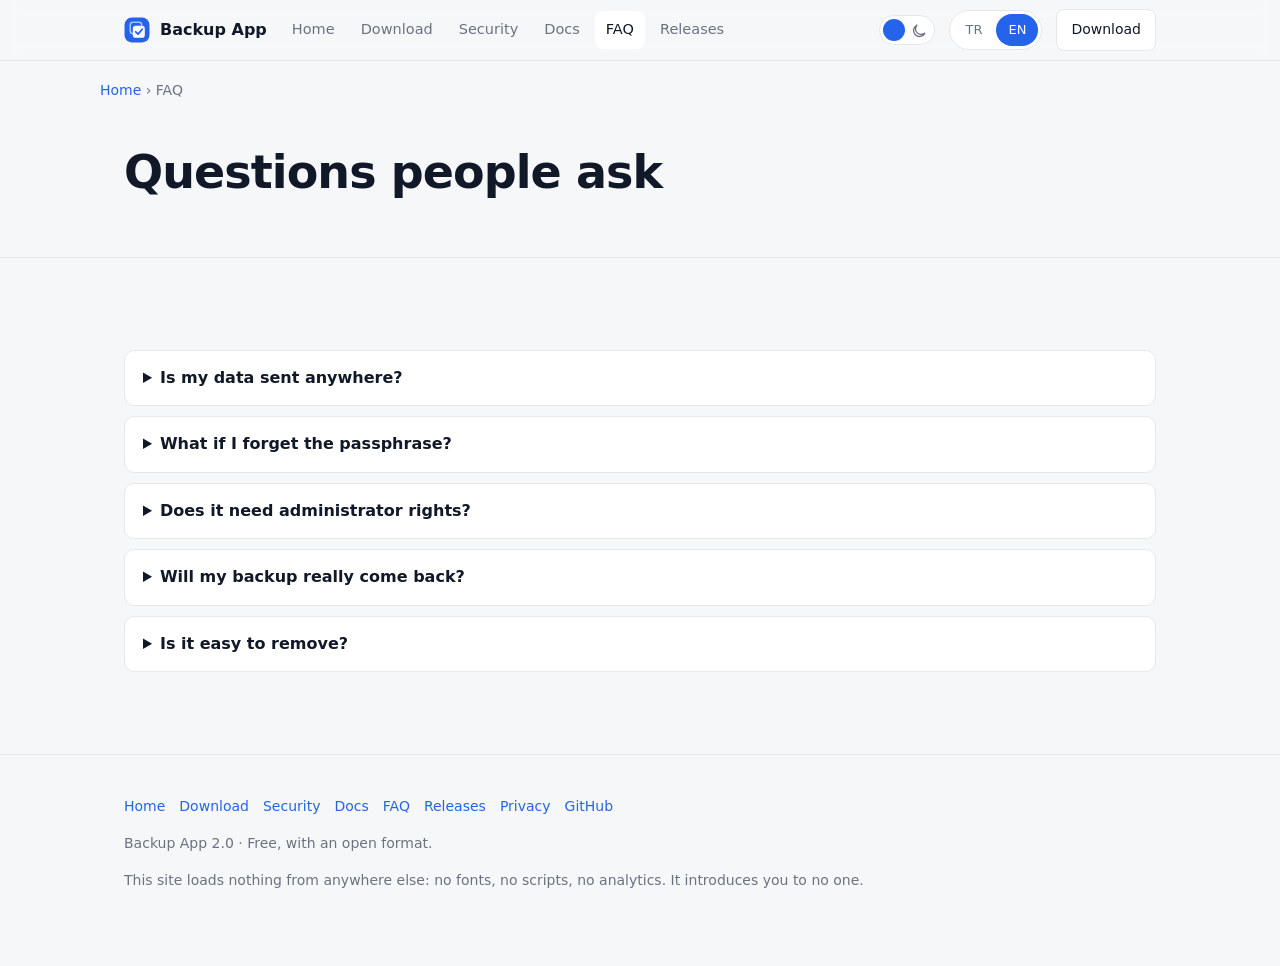
<file: docs/sss.html>
<!doctype html>
<html lang="tr" data-title-tr="Sık sorulanlar — Backup App" data-title-en="FAQ — Backup App">
<head>
<meta charset="utf-8">
<meta name="viewport" content="width=device-width, initial-scale=1">
<title>Sık sorulanlar — Backup App</title>
<meta name="description" content="Parolamı unutursam ne olur? İnternet olmadan çalışır mı? Yönetici hakkı ister mi?">
<link rel="canonical" href="https://ashura-space.github.io/backup-app/sss.html">
<link rel="icon" href="assets/logo.svg" type="image/svg+xml">
<link rel="stylesheet" href="assets/site.css?v=7">
<meta property="og:site_name" content="Backup App">
<meta property="og:title" content="Sık sorulanlar — Backup App">
<meta property="og:description" content="Parolamı unutursam ne olur? İnternet olmadan çalışır mı? Yönetici hakkı ister mi?">
<meta property="og:type" content="website">
<meta property="og:url" content="https://ashura-space.github.io/backup-app/sss.html">
<meta property="og:image" content="https://ashura-space.github.io/backup-app/assets/shot-home-en.png">
<meta property="og:image:width" content="1260">
<meta property="og:image:height" content="712">
<meta property="og:locale" content="tr_TR">
<meta property="og:locale:alternate" content="en_US">
<meta name="twitter:card" content="summary_large_image">
<meta name="theme-color" content="#2563eb">
</head>
<body>

<a class="skip" href="#top" data-tr="İçeriğe geç" data-en="Skip to content">İçeriğe geç</a>

<header>
  <div class="wrap bar">
    <a class="brand" href="index.html"><img src="assets/logo.svg" alt=""><span>Backup App</span></a>
    <nav class="menu">
      <a href="index.html" data-tr="Ana sayfa" data-en="Home">Ana sayfa</a>
      <a href="indir.html" data-tr="İndir" data-en="Download">İndir</a>
      <a href="guvenlik.html" data-tr="Güvenlik" data-en="Security">Güvenlik</a>
      <a href="belgeler.html" data-tr="Belgeler" data-en="Docs">Belgeler</a>
      <a href="sss.html" data-tr="SSS" data-en="FAQ">SSS</a>
      <a href="surumler.html" data-tr="Sürümler" data-en="Releases">Sürümler</a>
    </nav>
    <div class="spacer"></div>
    <button type="button" class="tt" aria-pressed="false" aria-label="Koyu tema" title="Tema">
      <svg class="sun" viewBox="0 0 24 24"><circle cx="12" cy="12" r="4"/><path d="M12 2v2M12 20v2M4.9 4.9l1.4 1.4M17.7 17.7l1.4 1.4M2 12h2M20 12h2M4.9 19.1l1.4-1.4M17.7 6.3l1.4-1.4"/></svg>
      <svg class="moon" viewBox="0 0 24 24"><path d="M20 14.5A8 8 0 1 1 9.5 4a6.5 6.5 0 0 0 10.5 10.5z"/></svg>
      <span class="knob"></span>
    </button>
    <div class="langs" role="group" aria-label="Dil / Language">
      <button type="button" data-lang="tr" aria-pressed="true">TR</button>
      <button type="button" data-lang="en" aria-pressed="false">EN</button>
    </div>
    <a class="ghost" href="indir.html" data-tr="İndir" data-en="Download">İndir</a>
  </div>
  <nav class="menu-narrow">
      <a href="index.html" data-tr="Ana sayfa" data-en="Home">Ana sayfa</a>
      <a href="indir.html" data-tr="İndir" data-en="Download">İndir</a>
      <a href="guvenlik.html" data-tr="Güvenlik" data-en="Security">Güvenlik</a>
      <a href="belgeler.html" data-tr="Belgeler" data-en="Docs">Belgeler</a>
      <a href="sss.html" data-tr="SSS" data-en="FAQ">SSS</a>
      <a href="surumler.html" data-tr="Sürümler" data-en="Releases">Sürümler</a>
    </nav>
</header>

<main id="top">
<div class="wrap crumbs">
  <a href="index.html" data-tr="Ana sayfa" data-en="Home">Ana sayfa</a> ›
  <span data-tr="SSS" data-en="FAQ">SSS</span>
</div>

<section class="tight">
  <div class="wrap">
    <h1 data-tr="Sık sorulanlar" data-en="Questions people ask">Sık sorulanlar</h1>
  </div>
</section>

<section style="border-bottom:0">
  <div class="wrap">
    
    <div style="margin-top:20px">
      <details>
        <summary data-tr="Verilerim bir yere gönderiliyor mu?" data-en="Is my data sent anywhere?">Verilerim bir yere gönderiliyor mu?</summary>
        <p data-tr="Yalnızca senin kurduğun hedefe. Bizim sunucumuz yok. Google ile giriş yaparsan adın, üyelik anahtarın, tema ve dil tercihin senin kendi Drive'ındaki gizli klasöre gider; dosyaların ve cihaz listen gitmez." data-en="Only to the destination you set up. We have no server. If you sign in with Google, your name, membership key, theme and language go to a hidden folder in your own Drive; your files and device list do not.">Yalnızca senin kurduğun hedefe. Bizim sunucumuz yok. Google ile giriş yaparsan adın, üyelik anahtarın, tema ve dil tercihin senin kendi Drive'ındaki gizli klasöre gider; dosyaların ve cihaz listen gitmez.</p>
      </details>
      <details>
        <summary data-tr="Parolamı unutursam ne olur?" data-en="What if I forget the passphrase?">Parolamı unutursam ne olur?</summary>
        <p data-tr="Kurtarma anahtarınla açarsın; kurulumda bir kez gösterilir. İkisi de kaybolursa yedek okunamaz. Bu bir kusur değil, uçtan uca şifrelemenin tanımıdır ve kurulumda böyle söylenir." data-en="You open it with the recovery key, shown once during setup. If both are lost the backup cannot be read. That is not a flaw; it is the definition of end-to-end encryption, and setup says so.">Kurtarma anahtarınla açarsın; kurulumda bir kez gösterilir. İkisi de kaybolursa yedek okunamaz. Bu bir kusur değil, uçtan uca şifrelemenin tanımıdır ve kurulumda böyle söylenir.</p>
      </details>
      <details>
        <summary data-tr="Yönetici hakkı gerekiyor mu?" data-en="Does it need administrator rights?">Yönetici hakkı gerekiyor mu?</summary>
        <p data-tr="Hayır. Kurulum da çalışma da kullanıcı hesabında olur. USB Guard'ın engelleme değil koruma yapmasının sebebi de budur." data-en="No. Both installation and operation stay inside your user account. That is also why USB Guard protects and detects rather than blocks.">Hayır. Kurulum da çalışma da kullanıcı hesabında olur. USB Guard'ın engelleme değil koruma yapmasının sebebi de budur.</p>
      </details>
      <details>
        <summary data-tr="Yedeğim gerçekten geri gelir mi?" data-en="Will my backup really come back?">Yedeğim gerçekten geri gelir mi?</summary>
        <p data-tr="Uygulamada geri yükleme ekranı var. Ayrıca uygulamadan tamamen bağımsız bir kurtarma aracı geliyor: yedek klasörü ve parola yeterli. Depo formatı belgelenmiştir, isteyen kendi çözücüsünü yazabilir." data-en="The app has a restore screen. A recovery tool that is completely independent of the app also ships with it: the backup folder and the passphrase are enough. The format is documented, so anyone can write their own decoder.">Uygulamada geri yükleme ekranı var. Ayrıca uygulamadan tamamen bağımsız bir kurtarma aracı geliyor: yedek klasörü ve parola yeterli. Depo formatı belgelenmiştir, isteyen kendi çözücüsünü yazabilir.</p>
      </details>
      <details>
        <summary data-tr="Kaldırmak kolay mı?" data-en="Is it easy to remove?">Kaldırmak kolay mı?</summary>
        <p data-tr="Ayarlar içinden tek adımda kaldırılır: başlangıç kaydı, zamanlanmış görev, kısayollar, ayarlar ve cihaz anahtarları temizlenir. Yedeklenen dosyalara istersen dokunulmaz." data-en="One step from Settings: the startup entry, scheduled task, shortcuts, settings and device keys are cleaned up. Your backed up files are left alone unless you say otherwise.">Ayarlar içinden tek adımda kaldırılır: başlangıç kaydı, zamanlanmış görev, kısayollar, ayarlar ve cihaz anahtarları temizlenir. Yedeklenen dosyalara istersen dokunulmaz.</p>
      </details>
    </div>
  </div>
</section>
</main>

<footer>
  <div class="wrap">
    <nav>
      <a href="index.html" data-tr="Ana sayfa" data-en="Home">Ana sayfa</a>
      <a href="indir.html" data-tr="İndir" data-en="Download">İndir</a>
      <a href="guvenlik.html" data-tr="Güvenlik" data-en="Security">Güvenlik</a>
      <a href="belgeler.html" data-tr="Belgeler" data-en="Docs">Belgeler</a>
      <a href="sss.html" data-tr="SSS" data-en="FAQ">SSS</a>
      <a href="surumler.html" data-tr="Sürümler" data-en="Releases">Sürümler</a>
      <a href="gizlilik.html" data-tr="Gizlilik" data-en="Privacy">Gizlilik</a>
      <a href="https://github.com/Ashura-Space/backup-app">GitHub</a>
    </nav>
    <p class="small">Backup App 2.0 · <span data-tr="Ücretsiz ve açık formatlı." data-en="Free, with an open format.">Ücretsiz ve açık formatlı.</span></p>
    <p class="small" data-tr="Bu site dışarıdan hiçbir şey yüklemez: yazı tipi, betik ve ölçüm dahil. Seni kimseye tanıtmaz." data-en="This site loads nothing from anywhere else: no fonts, no scripts, no analytics. It introduces you to no one.">Bu site dışarıdan hiçbir şey yüklemez: yazı tipi, betik ve ölçüm dahil. Seni kimseye tanıtmaz.</p>
  </div>
</footer>

<script src="assets/site.js?v=7"></script>

</body>
</html>
</file>
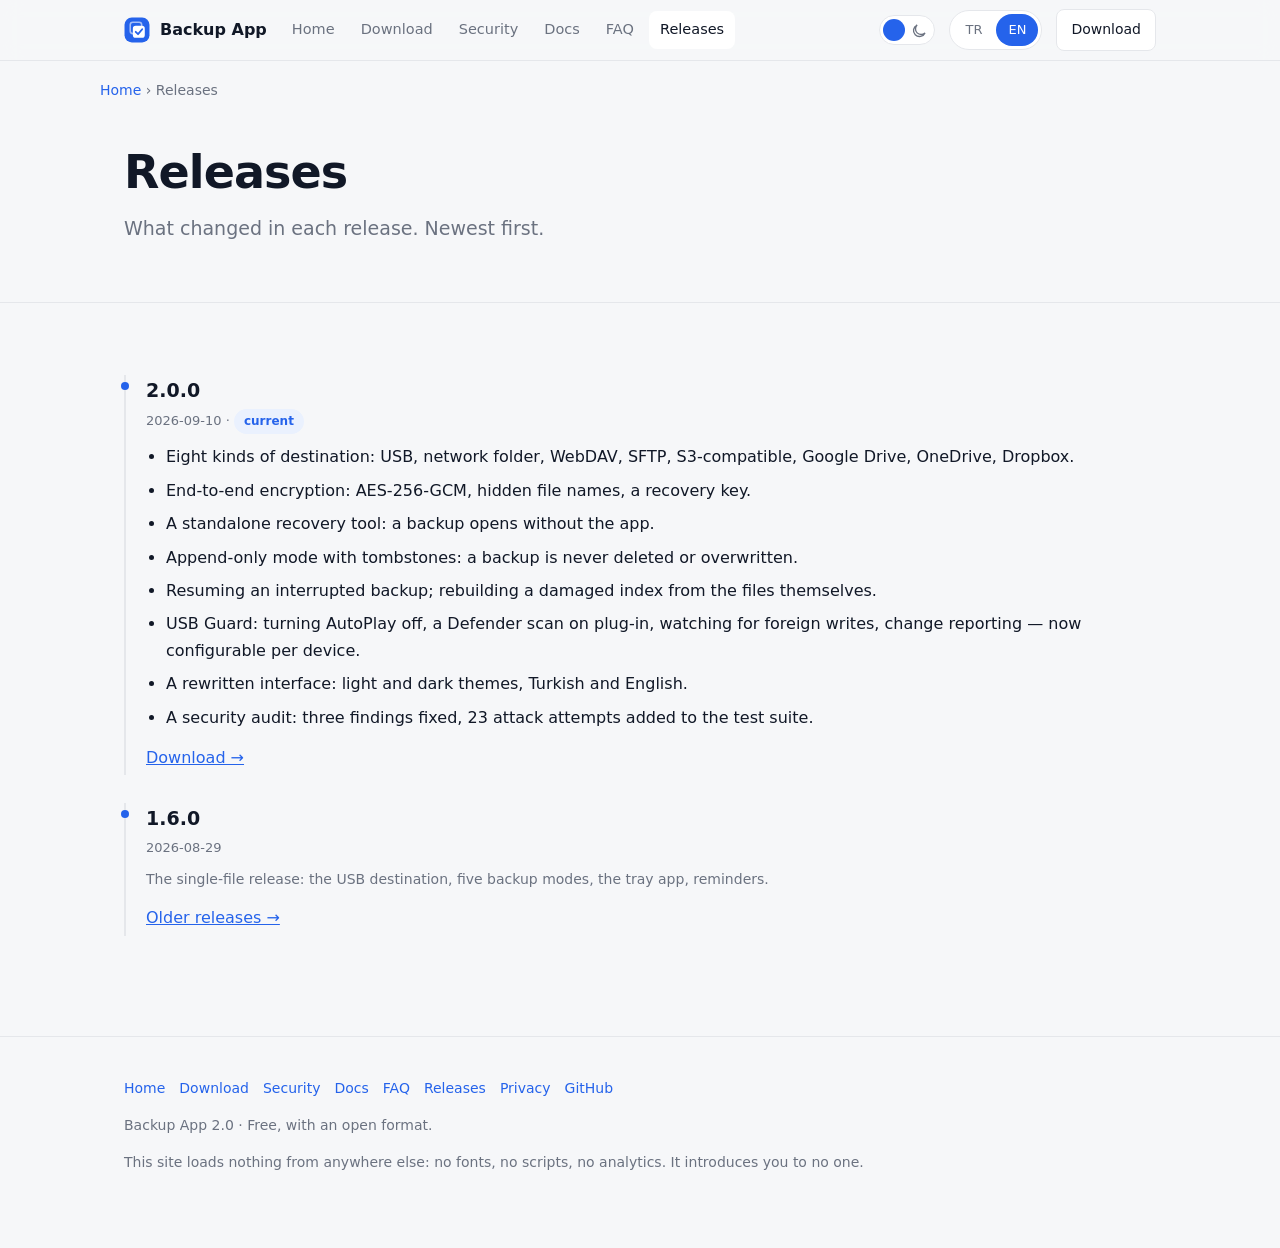
<file: docs/surumler.html>
<!doctype html>
<html lang="tr" data-title-tr="Sürümler — Backup App" data-title-en="Releases — Backup App">
<head>
<meta charset="utf-8">
<meta name="viewport" content="width=device-width, initial-scale=1">
<title>Sürümler — Backup App</title>
<meta name="description" content="Backup App sürüm geçmişi: 2.0.0 ile gelenler ve önceki sürümler.">
<link rel="canonical" href="https://ashura-space.github.io/backup-app/surumler.html">
<link rel="icon" href="assets/logo.svg" type="image/svg+xml">
<link rel="stylesheet" href="assets/site.css?v=7">
<meta property="og:site_name" content="Backup App">
<meta property="og:title" content="Sürümler — Backup App">
<meta property="og:description" content="Backup App sürüm geçmişi: 2.0.0 ile gelenler ve önceki sürümler.">
<meta property="og:type" content="website">
<meta property="og:url" content="https://ashura-space.github.io/backup-app/surumler.html">
<meta property="og:image" content="https://ashura-space.github.io/backup-app/assets/shot-home-en.png">
<meta property="og:image:width" content="1260">
<meta property="og:image:height" content="712">
<meta property="og:locale" content="tr_TR">
<meta property="og:locale:alternate" content="en_US">
<meta name="twitter:card" content="summary_large_image">
<meta name="theme-color" content="#2563eb">
</head>
<body>

<a class="skip" href="#top" data-tr="İçeriğe geç" data-en="Skip to content">İçeriğe geç</a>

<header>
  <div class="wrap bar">
    <a class="brand" href="index.html"><img src="assets/logo.svg" alt=""><span>Backup App</span></a>
    <nav class="menu">
      <a href="index.html" data-tr="Ana sayfa" data-en="Home">Ana sayfa</a>
      <a href="indir.html" data-tr="İndir" data-en="Download">İndir</a>
      <a href="guvenlik.html" data-tr="Güvenlik" data-en="Security">Güvenlik</a>
      <a href="belgeler.html" data-tr="Belgeler" data-en="Docs">Belgeler</a>
      <a href="sss.html" data-tr="SSS" data-en="FAQ">SSS</a>
      <a href="surumler.html" data-tr="Sürümler" data-en="Releases">Sürümler</a>
    </nav>
    <div class="spacer"></div>
    <button type="button" class="tt" aria-pressed="false" aria-label="Koyu tema" title="Tema">
      <svg class="sun" viewBox="0 0 24 24"><circle cx="12" cy="12" r="4"/><path d="M12 2v2M12 20v2M4.9 4.9l1.4 1.4M17.7 17.7l1.4 1.4M2 12h2M20 12h2M4.9 19.1l1.4-1.4M17.7 6.3l1.4-1.4"/></svg>
      <svg class="moon" viewBox="0 0 24 24"><path d="M20 14.5A8 8 0 1 1 9.5 4a6.5 6.5 0 0 0 10.5 10.5z"/></svg>
      <span class="knob"></span>
    </button>
    <div class="langs" role="group" aria-label="Dil / Language">
      <button type="button" data-lang="tr" aria-pressed="true">TR</button>
      <button type="button" data-lang="en" aria-pressed="false">EN</button>
    </div>
    <a class="ghost" href="indir.html" data-tr="İndir" data-en="Download">İndir</a>
  </div>
  <nav class="menu-narrow">
      <a href="index.html" data-tr="Ana sayfa" data-en="Home">Ana sayfa</a>
      <a href="indir.html" data-tr="İndir" data-en="Download">İndir</a>
      <a href="guvenlik.html" data-tr="Güvenlik" data-en="Security">Güvenlik</a>
      <a href="belgeler.html" data-tr="Belgeler" data-en="Docs">Belgeler</a>
      <a href="sss.html" data-tr="SSS" data-en="FAQ">SSS</a>
      <a href="surumler.html" data-tr="Sürümler" data-en="Releases">Sürümler</a>
    </nav>
</header>

<main id="top">
<div class="wrap crumbs">
  <a href="index.html" data-tr="Ana sayfa" data-en="Home">Ana sayfa</a> ›
  <span data-tr="Sürümler" data-en="Releases">Sürümler</span>
</div>

<section class="tight">
  <div class="wrap">
    <h1 data-tr="Sürümler" data-en="Releases">Sürümler</h1>
    <p class="lead" data-tr="Her sürümde ne değişti. En yenisi en üstte." data-en="What changed in each release. Newest first.">Her sürümde ne değişti. En yenisi en üstte.</p>
  </div>
</section>

<section style="border-bottom:0">
  <div class="wrap">
    <div class="release">
      <h3>2.0.0</h3>
      <p class="when">2026-09-10 · <span class="pill" data-tr="şu anki" data-en="current">şu anki</span></p>
      <ul>
        <li data-tr="Sekiz hedef türü: USB, ağ klasörü, WebDAV, SFTP, S3 uyumlu, Google Drive, OneDrive, Dropbox." data-en="Eight kinds of destination: USB, network folder, WebDAV, SFTP, S3-compatible, Google Drive, OneDrive, Dropbox.">Sekiz hedef türü: USB, ağ klasörü, WebDAV, SFTP, S3 uyumlu, Google Drive, OneDrive, Dropbox.</li>
        <li data-tr="Uçtan uca şifreleme: AES-256-GCM, gizlenmiş dosya adları, kurtarma anahtarı." data-en="End-to-end encryption: AES-256-GCM, hidden file names, a recovery key.">Uçtan uca şifreleme: AES-256-GCM, gizlenmiş dosya adları, kurtarma anahtarı.</li>
        <li data-tr="Bağımsız kurtarma aracı: uygulama olmadan da yedek açılır." data-en="A standalone recovery tool: a backup opens without the app.">Bağımsız kurtarma aracı: uygulama olmadan da yedek açılır.</li>
        <li data-tr="Yalnızca ekleme kipi ve mezar taşları: yedek silinmez, üzerine yazılmaz." data-en="Append-only mode with tombstones: a backup is never deleted or overwritten.">Yalnızca ekleme kipi ve mezar taşları: yedek silinmez, üzerine yazılmaz.</li>
        <li data-tr="Yarıda kalan yedeği kaldığı yerden sürdürme; bozulan dizini dosyalardan yeniden kurma." data-en="Resuming an interrupted backup; rebuilding a damaged index from the files themselves.">Yarıda kalan yedeği kaldığı yerden sürdürme; bozulan dizini dosyalardan yeniden kurma.</li>
        <li data-tr="USB Guard: AutoPlay&#39;i kapatma, takılınca Defender taraması, yabancı yazma izleme, değişiklik bildirimi — artık her cihaz için ayrı ayarlanabiliyor." data-en="USB Guard: turning AutoPlay off, a Defender scan on plug-in, watching for foreign writes, change reporting — now configurable per device.">USB Guard: AutoPlay'i kapatma, takılınca Defender taraması, yabancı yazma izleme, değişiklik bildirimi — artık her cihaz için ayrı ayarlanabiliyor.</li>
        <li data-tr="Baştan yazılmış arayüz: açık ve koyu tema, Türkçe ve İngilizce." data-en="A rewritten interface: light and dark themes, Turkish and English.">Baştan yazılmış arayüz: açık ve koyu tema, Türkçe ve İngilizce.</li>
        <li data-tr="Güvenlik denetimi: bulunan üç açık kapatıldı, 23 saldırı denemesi teste eklendi." data-en="A security audit: three findings fixed, 23 attack attempts added to the test suite.">Güvenlik denetimi: bulunan üç açık kapatıldı, 23 saldırı denemesi teste eklendi.</li>
      </ul>
      <a href="indir.html" data-tr="İndir →" data-en="Download →">İndir →</a>
    </div>

    <div class="release">
      <h3>1.6.0</h3>
      <p class="when">2026-08-29</p>
      <p class="small" data-tr="Tek dosyalık sürüm: USB hedefi, beş yedekleme modu, tepsi uygulaması, hatırlatıcı." data-en="The single-file release: the USB destination, five backup modes, the tray app, reminders.">Tek dosyalık sürüm: USB hedefi, beş yedekleme modu, tepsi uygulaması, hatırlatıcı.</p>
      <a href="https://github.com/Ashura-Space/backup-app/releases" data-tr="Eski sürümler →" data-en="Older releases →">Eski sürümler →</a>
    </div>
  </div>
</section>
</main>

<footer>
  <div class="wrap">
    <nav>
      <a href="index.html" data-tr="Ana sayfa" data-en="Home">Ana sayfa</a>
      <a href="indir.html" data-tr="İndir" data-en="Download">İndir</a>
      <a href="guvenlik.html" data-tr="Güvenlik" data-en="Security">Güvenlik</a>
      <a href="belgeler.html" data-tr="Belgeler" data-en="Docs">Belgeler</a>
      <a href="sss.html" data-tr="SSS" data-en="FAQ">SSS</a>
      <a href="surumler.html" data-tr="Sürümler" data-en="Releases">Sürümler</a>
      <a href="gizlilik.html" data-tr="Gizlilik" data-en="Privacy">Gizlilik</a>
      <a href="https://github.com/Ashura-Space/backup-app">GitHub</a>
    </nav>
    <p class="small">Backup App 2.0 · <span data-tr="Ücretsiz ve açık formatlı." data-en="Free, with an open format.">Ücretsiz ve açık formatlı.</span></p>
    <p class="small" data-tr="Bu site dışarıdan hiçbir şey yüklemez: yazı tipi, betik ve ölçüm dahil. Seni kimseye tanıtmaz." data-en="This site loads nothing from anywhere else: no fonts, no scripts, no analytics. It introduces you to no one.">Bu site dışarıdan hiçbir şey yüklemez: yazı tipi, betik ve ölçüm dahil. Seni kimseye tanıtmaz.</p>
  </div>
</footer>

<script src="assets/site.js?v=7"></script>

</body>
</html>
</file>
<file: docs/assets/site.css>
/*
  Backup App — sitenin ortak biçimi.

  Dışarıya hiçbir bağlantı yok: yazı tipi de, betik de, ölçüm de dışarıdan
  yüklenmiyor. Sebebi iki türlü. Biri gizlilik — siteyi açan kimse üçüncü bir
  tarafa tanıtılmıyor. Diğeri erişim: dışarıdan yüklenen bir şey bazı ülkelerde
  engellendiğinde sayfa yarım açılır. Burada öyle bir bağımlılık yok, sayfa her
  yerde aynı açılır.

  Biçim tek dosyada toplandı çünkü site artık tek sayfa değil: sekiz sayfa aynı
  görünüşü paylaşıyor ve bir rengi bir yerde değiştirmek hepsinde değiştirmeli.
*/
:root{
  --bg:#f6f7f9; --card:#fff; --ink:#111827; --dim:#6b7280;
  --line:#e5e7eb; --blue:#2563eb; --blue-soft:#eaf1fe;
  --ok:#16a34a; --ok-soft:#e3f6ea; --warn:#b45309; --warn-soft:#fef3c7;
  --radius:12px; --wrap:1080px;
}
/* Koyu tema iki yoldan gelir: ziyaretcinin isletim sistemi koyuysa
   kendiliginden, ya da sag ustteki dugmeyle acikca. Dugmeyle yapilan secim
   sistemin sectiginden ustundur — bu yuzden ayni renkler iki blokta yazili:
   biri sistem icin, digeri secim icin. */
@media (prefers-color-scheme:dark){
  :root:not([data-theme="light"]){
    --bg:#0f1115; --card:#171a21; --ink:#e5e7eb; --dim:#9ca3af;
    --line:#262b36; --blue:#60a5fa; --blue-soft:#1a2a45;
    --ok:#4ade80; --ok-soft:#14301f; --warn:#fbbf24; --warn-soft:#3b2f14;
  }
}
:root[data-theme="dark"]{
  --bg:#0f1115; --card:#171a21; --ink:#e5e7eb; --dim:#9ca3af;
  --line:#262b36; --blue:#60a5fa; --blue-soft:#1a2a45;
  --ok:#4ade80; --ok-soft:#14301f; --warn:#fbbf24; --warn-soft:#3b2f14;
}

/* ---- Tema dugmesi -------------------------------------------------------
   Uygulamadaki kayan dugmenin sitedeki karsiligi: gunes solda, ay sagda,
   yuvarlak tutamak ikisinin arasinda kayar. */
.tt{
  position:relative; width:56px; height:30px; flex:0 0 auto; padding:0;
  border:1px solid var(--line); border-radius:999px; background:var(--card);
  cursor:pointer; -webkit-tap-highlight-color:transparent;
}
.tt svg{position:absolute; top:6px; width:18px; height:18px; stroke-width:1.8;
        fill:none; stroke:var(--dim); transition:stroke .2s ease}
.tt .sun{left:6px}
.tt .moon{right:6px}
.tt .knob{
  position:absolute; top:3px; left:3px; width:22px; height:22px; border-radius:50%;
  background:var(--blue); transition:transform .2s cubic-bezier(.2,.8,.2,1);
}
:root[data-theme="dark"] .tt .knob,
.tt[aria-pressed="true"] .knob{transform:translateX(26px)}
.tt[aria-pressed="true"] .moon{stroke:#fff}
.tt[aria-pressed="false"] .sun{stroke:#fff}
.tt:focus-visible{outline:2px solid var(--blue); outline-offset:2px}
*{box-sizing:border-box}
html{scroll-behavior:smooth}
body{
  margin:0; background:var(--bg); color:var(--ink);
  font:16px/1.65 "Segoe UI Variable Text","Segoe UI",system-ui,-apple-system,sans-serif;
  -webkit-font-smoothing:antialiased;
}
.wrap{max-width:var(--wrap); margin:0 auto; padding:0 24px}
a{color:var(--blue)}
img{max-width:100%; display:block}

/* Klavyeyle gezen için: sekmeye ilk basışta içeriğe atlama bağlantısı. */
.skip{
  position:absolute; left:-9999px; top:0; background:var(--blue); color:#fff;
  padding:10px 16px; border-radius:0 0 8px 0; z-index:50; text-decoration:none;
}
.skip:focus{left:0}

/* ---- Üst çubuk ---------------------------------------------------------- */
header{
  position:sticky; top:0; z-index:20; background:color-mix(in srgb,var(--bg) 88%,transparent);
  backdrop-filter:blur(10px); border-bottom:1px solid var(--line);
}
.bar{display:flex; align-items:center; gap:14px; height:60px}
.brand{display:flex; align-items:center; gap:10px; font-weight:600; text-decoration:none; color:var(--ink)}
.brand img{width:26px;height:26px}
.spacer{flex:1}

nav.menu{display:none; gap:4px}
@media(min-width:900px){ nav.menu{display:flex} }
nav.menu a{
  color:var(--dim); text-decoration:none; font-size:14.5px; padding:7px 11px;
  border-radius:8px;
}
nav.menu a:hover{background:var(--card); color:var(--ink)}
nav.menu a[aria-current="page"]{color:var(--ink); background:var(--card)}

.langs{display:flex; gap:2px; background:var(--card); border:1px solid var(--line); border-radius:999px; padding:3px}
.langs button{
  border:0; background:transparent; color:var(--dim); font:inherit; font-size:13px;
  padding:5px 12px; border-radius:999px; cursor:pointer;
}
.langs button[aria-pressed="true"]{background:var(--blue); color:#fff}
.ghost{
  display:inline-block; padding:8px 14px; border:1px solid var(--line); border-radius:8px;
  background:var(--card); color:var(--ink); text-decoration:none; font-size:14px;
}

/* Dar ekranda menü üst çubuğun altına, kayan tek satır olarak iner. */
.menu-narrow{display:flex; gap:4px; overflow-x:auto; padding:0 24px 10px; -webkit-overflow-scrolling:touch}
.menu-narrow a{
  white-space:nowrap; color:var(--dim); text-decoration:none; font-size:14px;
  padding:6px 11px; border:1px solid var(--line); border-radius:999px; background:var(--card);
}
.menu-narrow a[aria-current="page"]{color:#fff; background:var(--blue); border-color:var(--blue)}
@media(min-width:900px){ .menu-narrow{display:none} }

/* ---- Bölümler ----------------------------------------------------------- */
section{padding:72px 0; border-bottom:1px solid var(--line)}
section.tight{padding:44px 0}
h1{font-size:clamp(30px,5vw,46px); line-height:1.15; margin:0 0 14px; letter-spacing:-.02em}
h2{font-size:clamp(22px,3vw,30px); line-height:1.25; margin:0 0 10px; letter-spacing:-.01em}
h3{font-size:17px; margin:0 0 6px}
p{margin:0 0 14px}
.lead{font-size:19px; color:var(--dim); max-width:62ch}
.sub{color:var(--dim); max-width:66ch}
.small{font-size:14px; color:var(--dim)}
ul,ol{margin:0 0 14px; padding-left:20px}
li{margin:0 0 7px}

.grid{display:grid; gap:18px}
@media(min-width:760px){
  .g2{grid-template-columns:repeat(2,1fr)}
  .g3{grid-template-columns:repeat(3,1fr)}
  .g4{grid-template-columns:repeat(4,1fr)}
}
.card{background:var(--card); border:1px solid var(--line); border-radius:var(--radius); padding:20px}
.shot{background:var(--card); border:1px solid var(--line); border-radius:var(--radius); overflow:hidden}
.shot img{width:100%}
.cap{padding:10px 14px; font-size:13px; color:var(--dim); border-top:1px solid var(--line)}

/* ---- İndirme ------------------------------------------------------------ */
.dl{display:flex; flex-wrap:wrap; gap:12px; margin:22px 0 10px}
.btn{
  display:inline-flex; align-items:center; gap:10px; text-decoration:none;
  background:var(--blue); color:#fff; padding:13px 20px; border-radius:10px; font-weight:600;
}
.btn.second{background:var(--card); color:var(--ink); border:1px solid var(--line); font-weight:500}
.note{font-size:13px; color:var(--dim)}

table{width:100%; border-collapse:collapse; font-size:15px}
th,td{text-align:left; padding:11px 10px; border-bottom:1px solid var(--line); vertical-align:top}
th{font-size:13px; color:var(--dim); font-weight:600}
.tablewrap{overflow-x:auto}
code{
  background:var(--blue-soft); color:var(--blue); padding:2px 6px; border-radius:5px;
  font:13px/1.5 "Cascadia Mono",Consolas,monospace;
}
pre{
  background:var(--card); border:1px solid var(--line); border-radius:10px; padding:14px 16px;
  overflow-x:auto; font:13px/1.6 "Cascadia Mono",Consolas,monospace; margin:0 0 14px;
}
pre code{background:none; color:inherit; padding:0}
.hash{
  font:12px/1.6 "Cascadia Mono",Consolas,monospace; color:var(--dim);
  word-break:break-all;
}
.pill{display:inline-block; font-size:12px; padding:3px 10px; border-radius:999px; background:var(--blue-soft); color:var(--blue); font-weight:600}
.pill.ok{background:var(--ok-soft); color:var(--ok)}
.pill.warn{background:var(--warn-soft); color:var(--warn)}
details{background:var(--card); border:1px solid var(--line); border-radius:10px; padding:14px 18px; margin-bottom:10px}
summary{cursor:pointer; font-weight:600}
details p{margin:10px 0 0; color:var(--dim)}

/* ---- Belge sayfaları ---------------------------------------------------- */
.crumbs{font-size:14px; color:var(--dim); padding:18px 0 0}
.crumbs a{text-decoration:none}
.prose{max-width:70ch}
.prose h2{margin-top:36px}
.prose h3{margin-top:24px; font-size:18px}
.callout{
  border-left:3px solid var(--blue); background:var(--card); border-radius:0 10px 10px 0;
  padding:14px 18px; margin:0 0 16px;
}
.callout.warn{border-left-color:var(--warn)}
.callout.ok{border-left-color:var(--ok)}
.callout p:last-child{margin-bottom:0}

/* Sürüm listesi */
.release{border-left:2px solid var(--line); padding:0 0 4px 20px; margin:0 0 28px; position:relative}
.release::before{
  content:""; position:absolute; left:-5px; top:7px; width:8px; height:8px;
  border-radius:50%; background:var(--blue);
}
.release h3{margin:0 0 2px; font-size:19px}
.release .when{font-size:13px; color:var(--dim); margin:0 0 10px}

footer{padding:40px 0 60px; color:var(--dim); font-size:14px; border-top:1px solid var(--line)}
footer nav{display:flex; flex-wrap:wrap; gap:14px; margin:0 0 14px}
footer nav a{text-decoration:none}
.hide{display:none !important}
/* Dar pencerede boslugu kes: 72+72 piksellik bolum payi genis ekran icin
   yazilmisti, dar bir sutunda iki bolum arasinda bos bir ekran birakiyordu. */
@media(max-width:820px){
  section{padding:40px 0}
  .wrap{padding:0 18px}
  h1{margin-bottom:10px}
  .grid{gap:14px}
}
</file>
